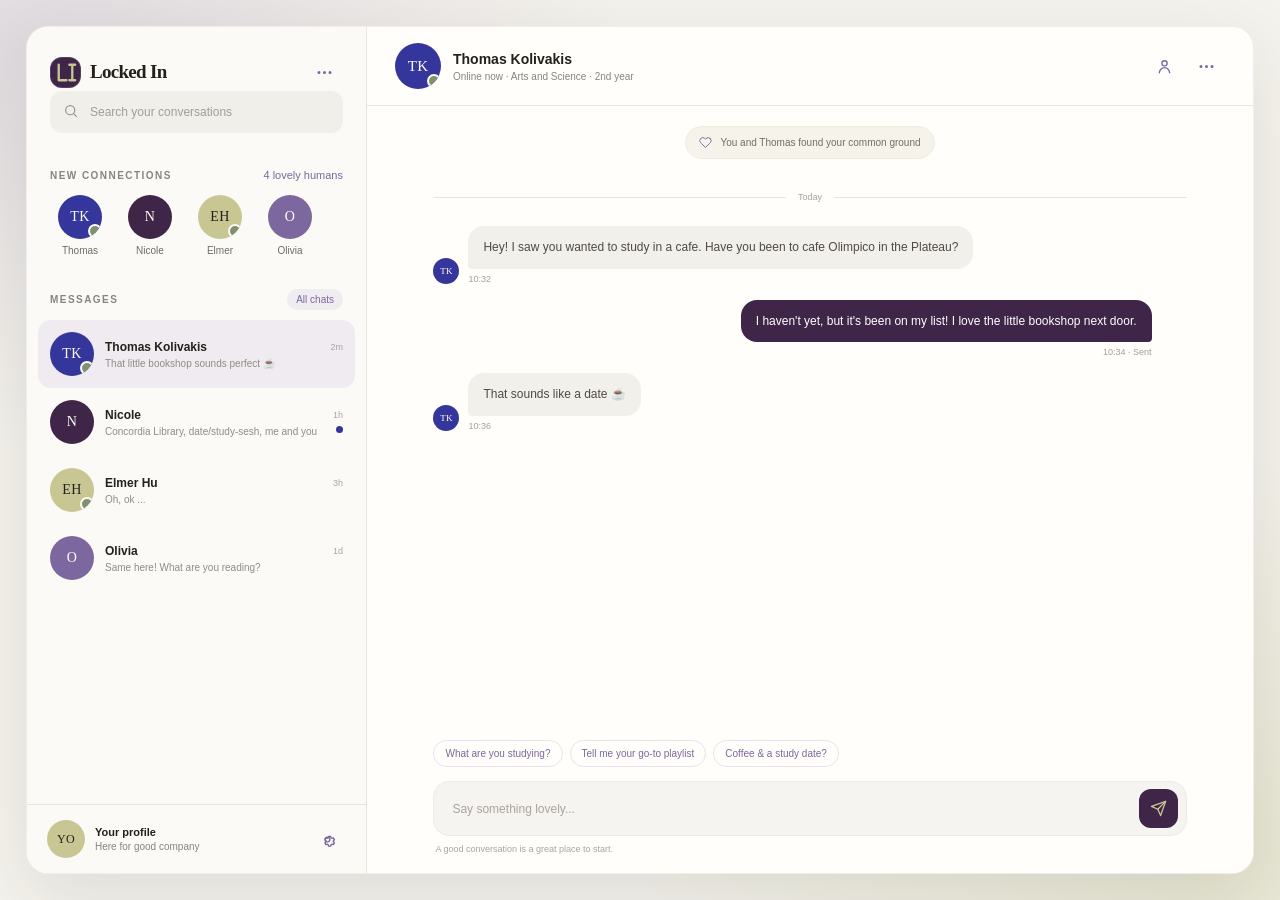
<file: index.html>
<!doctype html>
<html lang="en">
  <head>
    <meta charset="UTF-8" />
    <meta name="viewport" content="width=device-width, initial-scale=1.0" />
    <meta name="theme-color" content="#24201a" />
    <title>Locked In — Messages</title>
    <style>
      :root {
        color-scheme: light;
        --ink: #24201a;
        --plum: #3f2548;
        --indigo: #35369c;
        --lavender: #7c679e;
        --olive: #c8c793;
        --paper: #f5f3ed;
        --white: #fffefa;
        --muted: #89847f;
        --line: #e9e5dd;
        --green: #82916d;
        font-family: "Avenir Next", Avenir, "Segoe UI", sans-serif;
        font-synthesis: none;
        text-rendering: optimizeLegibility;
        -webkit-font-smoothing: antialiased;
      }

      * { box-sizing: border-box; }

      body {
        min-width: 320px;
        min-height: 100vh;
        margin: 0;
        padding: 26px;
        color: var(--ink);
        background:
          radial-gradient(ellipse at 2% 5%, rgba(124, 103, 158, .17), transparent 34%),
          radial-gradient(ellipse at 96% 95%, rgba(200, 199, 147, .3), transparent 34%),
          var(--paper);
      }

      button, input { font: inherit; }
      button { color: inherit; }

      .app {
        display: grid;
        grid-template-columns: 340px minmax(0, 1fr);
        width: min(1320px, 100%);
        height: min(850px, calc(100vh - 52px));
        min-height: 620px;
        margin: 0 auto;
        overflow: hidden;
        background: var(--white);
        border: 1px solid rgba(36, 32, 26, .07);
        border-radius: 22px;
        box-shadow: 0 24px 80px rgba(36, 32, 26, .11);
      }

      .sidebar {
        display: flex;
        min-height: 0;
        flex-direction: column;
        background: #fbfaf6;
        border-right: 1px solid var(--line);
      }

      .sidebar-top { padding: 26px 23px 18px; }
      .brand-row, .profile-row, .chat-row, .chat-heading, .match-heading, .composer, .chat-topbar {
        display: flex;
        align-items: center;
      }

      .brand-row { justify-content: space-between; }
      .brand {
        display: inline-flex;
        gap: 9px;
        align-items: center;
        color: var(--ink);
        font-family: Georgia, "Times New Roman", serif;
        font-size: 19px;
        font-weight: 700;
        letter-spacing: -.7px;
        text-decoration: none;
      }
      .brand-mark {
        display: grid;
        width: 31px;
        height: 31px;
        place-items: center;
        overflow: hidden;
        color: var(--olive);
        background: var(--plum);
        border-radius: 12px;
        box-shadow: inset 0 0 0 1px rgba(255,255,255,0.12);
      }
      .brand-mark svg { display: block; width: 100%; height: 100%; }
      .icon-button {
        display: grid;
        width: 38px;
        height: 38px;
        padding: 0;
        place-items: center;
        color: var(--lavender);
        background: transparent;
        border: 0;
        border-radius: 12px;
        cursor: pointer;
      }
      .icon-button:hover { color: var(--plum); background: #f0edf1; }
      .icon-button svg { width: 19px; height: 19px; }

      .intro { margin: 27px 0 20px; }
      .eyebrow {
        margin: 0 0 6px;
        color: var(--lavender);
        font-size: 10px;
        font-weight: 750;
        letter-spacing: 1.8px;
        text-transform: uppercase;
      }
      .intro h1 {
        margin: 0;
        font-family: Georgia, "Times New Roman", serif;
        font-size: 30px;
        font-weight: 500;
        letter-spacing: -.8px;
      }
      .intro p:last-child { margin: 7px 0 0; color: var(--muted); font-size: 12px; }

      .search-wrap { position: relative; }
      .search-wrap svg {
        position: absolute;
        top: 50%;
        left: 13px;
        width: 16px;
        height: 16px;
        color: #99938d;
        transform: translateY(-50%);
      }
      .search {
        width: 100%;
        height: 42px;
        padding: 0 13px 0 39px;
        color: var(--ink);
        background: #f1efe9;
        border: 1px solid transparent;
        border-radius: 12px;
        outline: none;
        font-size: 12px;
      }
      .search:focus { border-color: var(--lavender); box-shadow: 0 0 0 3px rgba(124, 103, 158, .12); }
      .search::placeholder { color: #a39d96; }

      .matches { padding: 18px 23px 15px; }
      .match-heading { justify-content: space-between; margin-bottom: 12px; }
      .section-label {
        margin: 0;
        color: var(--muted);
        font-size: 10px;
        font-weight: 750;
        letter-spacing: 1.45px;
        text-transform: uppercase;
      }
      .match-count { color: var(--lavender); font-size: 11px; }
      .match-list { display: flex; gap: 12px; overflow-x: auto; padding: 2px 1px 5px; scrollbar-width: none; }
      .match-list::-webkit-scrollbar { display: none; }
      .match-person {
        display: grid;
        flex: 0 0 58px;
        justify-items: center;
        gap: 6px;
        padding: 0;
        background: none;
        border: 0;
        cursor: pointer;
      }
      .match-person span:last-child {
        max-width: 58px;
        overflow: hidden;
        color: #716b66;
        font-size: 10px;
        text-overflow: ellipsis;
        white-space: nowrap;
      }
      .avatar {
        position: relative;
        display: grid;
        flex: 0 0 auto;
        width: 44px;
        height: 44px;
        place-items: center;
        overflow: hidden;
        color: var(--white);
        background: var(--plum);
        border-radius: 50%;
        font-family: Georgia, "Times New Roman", serif;
        font-size: 14px;
        letter-spacing: .3px;
      }
      .avatar.large { width: 46px; height: 46px; font-size: 15px; }
      .avatar.small { width: 38px; height: 38px; font-size: 12px; }
      .avatar::after {
        position: absolute;
        right: 0;
        bottom: 1px;
        width: 10px;
        height: 10px;
        background: var(--green);
        border: 2px solid #fbfaf6;
        border-radius: 50%;
        content: "";
      }
      .avatar.offline::after { display: none; }
      .tone-plum { background: var(--plum); }
      .tone-indigo { background: var(--indigo); }
      .tone-lavender { background: var(--lavender); }
      .tone-olive { color: var(--ink); background: var(--olive); }
      .match-person:hover .avatar { outline: 3px solid rgba(124, 103, 158, .22); outline-offset: 2px; }

      .inbox { display: flex; min-height: 0; flex: 1; flex-direction: column; }
      .inbox-heading { display: flex; align-items: center; justify-content: space-between; padding: 13px 23px 10px; }
      .filter-button {
        padding: 5px 9px;
        color: var(--lavender);
        background: #f0edf1;
        border: 0;
        border-radius: 20px;
        cursor: pointer;
        font-size: 10px;
      }
      .conversation-list { min-height: 0; overflow-y: auto; padding: 0 11px 15px; }
      .conversation {
        display: flex;
        width: 100%;
        gap: 11px;
        align-items: center;
        padding: 12px;
        text-align: left;
        background: transparent;
        border: 0;
        border-radius: 13px;
        cursor: pointer;
      }
      .conversation:hover { background: #f5f2ee; }
      .conversation.active { background: #efebf0; }
      .conversation-copy { min-width: 0; flex: 1; }
      .chat-row { justify-content: space-between; gap: 6px; }
      .chat-name { overflow: hidden; color: var(--ink); font-size: 12px; font-weight: 680; text-overflow: ellipsis; white-space: nowrap; }
      .chat-time { flex: 0 0 auto; color: #aaa39d; font-size: 9px; }
      .chat-preview { overflow: hidden; margin: 4px 0 0; color: #928b85; font-size: 10px; text-overflow: ellipsis; white-space: nowrap; }
      .unread-dot { width: 7px; height: 7px; flex: 0 0 auto; background: var(--indigo); border-radius: 50%; }
      .no-results { padding: 20px 12px; color: var(--muted); font-size: 12px; text-align: center; }

      .sidebar-footer { display: flex; align-items: center; gap: 10px; padding: 15px 20px; border-top: 1px solid var(--line); }
      .profile-copy { min-width: 0; flex: 1; }
      .profile-name { margin: 0; font-size: 11px; font-weight: 700; }
      .profile-note { margin: 3px 0 0; color: var(--muted); font-size: 10px; }

      .main { display: flex; min-width: 0; min-height: 0; flex-direction: column; background: var(--white); }
      .chat-topbar { min-height: 79px; justify-content: space-between; padding: 14px 28px; border-bottom: 1px solid var(--line); }
      .chat-heading { min-width: 0; gap: 12px; }
      .chat-heading-copy { min-width: 0; }
      .chat-heading h2 { overflow: hidden; margin: 0; font-size: 14px; font-weight: 700; text-overflow: ellipsis; white-space: nowrap; }
      .chat-heading p { margin: 4px 0 0; color: var(--muted); font-size: 10px; }
      .chat-actions { display: flex; gap: 4px; }
      .mobile-back { display: none; }

      .connection-note {
        display: flex;
        width: fit-content;
        max-width: calc(100% - 40px);
        align-items: center;
        gap: 8px;
        align-self: center;
        margin: 20px 0 7px;
        padding: 9px 13px;
        color: #756d62;
        background: #f5f3ea;
        border: 1px solid #efecdf;
        border-radius: 20px;
        font-size: 10px;
      }
      .connection-note svg { width: 13px; height: 13px; flex: 0 0 auto; color: var(--lavender); }
      .messages {
        display: flex;
        min-height: 0;
        flex: 1;
        flex-direction: column;
        gap: 16px;
        overflow-y: auto;
        padding: 18px 7.5% 26px;
        scrollbar-color: #d7d1dc transparent;
        scrollbar-width: thin;
      }
      .day-divider { display: flex; align-items: center; gap: 12px; margin: 8px 0; color: #aaa39c; font-size: 9px; }
      .day-divider::before, .day-divider::after { height: 1px; flex: 1; background: var(--line); content: ""; }
      .message { display: flex; max-width: 76%; gap: 9px; align-items: flex-end; align-self: flex-start; }
      .message.mine { align-self: flex-end; }
      .message-bubble {
        padding: 12px 15px;
        color: #514a44;
        background: #f2f0eb;
        border-radius: 16px 16px 16px 4px;
        font-size: 12px;
        line-height: 1.55;
        overflow-wrap: anywhere;
      }
      .message.mine .message-bubble { color: white; background: var(--plum); border-radius: 16px 16px 4px 16px; }
      .message-time { margin-top: 5px; color: #a49d96; font-size: 9px; }
      .message.mine .message-time { text-align: right; }
      .message-avatar { width: 26px; height: 26px; font-size: 9px; }
      .message-avatar::after { display: none; }
      .message-avatar-spacer { width: 26px; flex: 0 0 auto; }
      .typing { display: none; align-items: center; gap: 5px; align-self: flex-start; padding-left: 35px; color: var(--muted); font-size: 10px; }
      .typing.visible { display: flex; }
      .typing-dots { display: flex; gap: 3px; }
      .typing-dots i { width: 4px; height: 4px; background: var(--lavender); border-radius: 50%; animation: pulse 1s infinite alternate; }
      .typing-dots i:nth-child(2) { animation-delay: .2s; }
      .typing-dots i:nth-child(3) { animation-delay: .4s; }
      @keyframes pulse { to { opacity: .3; transform: translateY(-2px); } }

      .prompt-row { display: flex; flex-wrap: wrap; gap: 7px; padding: 0 7.5% 14px; }
      .prompt {
        padding: 7px 11px;
        color: var(--lavender);
        background: transparent;
        border: 1px solid #e8e2ec;
        border-radius: 20px;
        cursor: pointer;
        font-size: 10px;
        transition: background .15s, color .15s;
      }
      .prompt:hover { color: white; background: var(--lavender); }
      .composer-wrap { padding: 0 7.5% 19px; }
      .composer {
        min-height: 54px;
        gap: 8px;
        padding: 7px 8px 7px 16px;
        background: #f6f4f0;
        border: 1px solid #eeebe5;
        border-radius: 16px;
      }
      .composer:focus-within { border-color: #b7a9c5; box-shadow: 0 0 0 3px rgba(124, 103, 158, .09); }
      .composer input {
        min-width: 0;
        height: 36px;
        flex: 1;
        color: var(--ink);
        background: transparent;
        border: 0;
        outline: 0;
        font-size: 12px;
      }
      .composer input::placeholder { color: #aaa39c; }
      .send-button {
        display: grid;
        width: 39px;
        height: 39px;
        flex: 0 0 auto;
        place-items: center;
        color: var(--olive);
        background: var(--plum);
        border: 0;
        border-radius: 12px;
        cursor: pointer;
        transition: background .15s, transform .15s;
      }
      .send-button:hover { background: var(--indigo); transform: translateY(-1px); }
      .send-button svg { width: 17px; height: 17px; }
      .composer-hint { margin: 8px 2px 0; color: #aaa39c; font-size: 9px; }

      @media (max-width: 760px) {
        body { padding: 0; background: var(--white); }
        .app { display: block; width: 100%; height: 100dvh; min-height: 520px; border: 0; border-radius: 0; box-shadow: none; }
        .sidebar { width: 100%; height: 100%; border: 0; }
        .main { display: none; width: 100%; height: 100%; }
        .app.chat-open .sidebar { display: none; }
        .app.chat-open .main { display: flex; }
        .sidebar-top { padding-top: max(20px, env(safe-area-inset-top)); }
        .chat-topbar { min-height: 72px; padding: 12px 14px; }
        .mobile-back { display: grid; width: 34px; margin-left: -6px; }
        .chat-heading { gap: 8px; }
        .chat-heading-copy h2 { font-size: 13px; }
        .chat-actions .icon-button { width: 34px; }
        .messages { padding: 15px 16px 22px; }
        .message { max-width: 88%; }
        .prompt-row, .composer-wrap { padding-right: 16px; padding-left: 16px; }
        .composer-wrap { padding-bottom: max(14px, env(safe-area-inset-bottom)); }
      }

      @media (min-width: 761px) and (max-height: 700px) {
        body { padding: 14px; }
        .app { height: calc(100vh - 28px); min-height: 560px; }
        .sidebar-top { padding-top: 18px; }
        .intro { margin-top: 18px; }
        .matches { padding-top: 12px; padding-bottom: 10px; }
      }

      @media (prefers-reduced-motion: reduce) {
        *, *::before, *::after { scroll-behavior: auto !important; animation-duration: .01ms !important; animation-iteration-count: 1 !important; transition-duration: .01ms !important; }
      }
    </style>
  </head>
  <body>
    <div class="app" id="app">
      <aside class="sidebar" aria-label="Messages and matches">
        <div class="sidebar-top">
          <div class="brand-row">
            <a class="brand" href="#" aria-label="Locked In home">
              <span class="brand-mark" aria-hidden="true">
                <svg viewBox="0 0 32 32" fill="none" xmlns="http://www.w3.org/2000/svg">
                  <path d="M9 8v16h8M23 8v16M20 8h6M20 24h6" stroke="currentColor" stroke-width="2.4" stroke-linecap="round" stroke-linejoin="round"/>
                </svg>
              </span>
              Locked In
            </a>
            <button class="icon-button" aria-label="More options" title="More options">
              <svg viewBox="0 0 24 24" fill="none" stroke="currentColor" stroke-width="1.8" stroke-linecap="round"><circle cx="5" cy="12" r="1"/><circle cx="12" cy="12" r="1"/><circle cx="19" cy="12" r="1"/></svg>
            </button>
          </div>
          <label class="search-wrap">
            <svg viewBox="0 0 24 24" fill="none" stroke="currentColor" stroke-width="1.8" stroke-linecap="round"><circle cx="10.8" cy="10.8" r="6.8"/><path d="m16 16 4 4"/></svg>
            <input id="search" class="search" type="search" placeholder="Search your conversations" aria-label="Search conversations" />
          </label>
        </div>

        <section class="matches" aria-labelledby="matches-title">
          <div class="match-heading">
            <h2 class="section-label" id="matches-title">New connections</h2>
            <span class="match-count" id="match-count"></span>
          </div>
          <div class="match-list" id="match-list" aria-label="Your new matches"></div>
        </section>

        <section class="inbox" aria-labelledby="inbox-title">
          <div class="inbox-heading">
            <h2 class="section-label" id="inbox-title">Messages</h2>
            <button class="filter-button" id="filter-button" type="button" aria-pressed="false">All chats</button>
          </div>
          <div class="conversation-list" id="conversation-list"></div>
        </section>

        <div class="sidebar-footer">
          <span class="avatar small tone-olive offline" aria-hidden="true">YO</span>
          <div class="profile-copy">
            <p class="profile-name">Your profile</p>
            <p class="profile-note">Here for good company</p>
          </div>
          <button class="icon-button" aria-label="Profile settings" title="Profile settings">
            <svg viewBox="0 0 24 24" fill="none" stroke="currentColor" stroke-width="1.7" stroke-linecap="round" stroke-linejoin="round"><circle cx="12" cy="12" r="3"/><path d="m19.4 15 .1.1 1.3 1-1.4 2.4-1.6-.6a7.7 7.7 0 0 1-1.4.8l-.3 1.7h-2.8l-.3-1.7a7.7 7.7 0 0 1-1.4-.8l-1.6.6-1.4-2.4 1.3-1a7 7 0 0 1 0-1.7l-1.3-1 1.4-2.4 1.6.6a7.7 7.7 0 0 1 1.4-.8l.3-1.7h2.8l.3 1.7a7.7 7.7 0 0 1 1.4.8l1.6-.6 1.4 2.4-1.3 1a7 7 0 0 1 0 1.6Z"/></svg>
          </button>
        </div>
      </aside>

      <main class="main" aria-label="Conversation">
        <header class="chat-topbar">
          <div class="chat-heading">
            <button class="icon-button mobile-back" id="back-button" aria-label="Back to messages">
              <svg viewBox="0 0 24 24" fill="none" stroke="currentColor" stroke-width="1.8" stroke-linecap="round" stroke-linejoin="round"><path d="m15 18-6-6 6-6"/></svg>
            </button>
            <span class="avatar large tone-indigo offline" id="active-avatar" aria-hidden="true"></span>
            <div class="chat-heading-copy">
              <h2 id="active-name"></h2>
              <p id="active-subtitle"></p>
            </div>
          </div>
          <div class="chat-actions">
            <button class="icon-button" aria-label="View profile" title="View profile">
              <svg viewBox="0 0 24 24" fill="none" stroke="currentColor" stroke-width="1.7" stroke-linecap="round" stroke-linejoin="round"><circle cx="12" cy="8" r="3.3"/><path d="M5.5 20a6.5 6.5 0 0 1 13 0"/></svg>
            </button>
            <button class="icon-button" aria-label="More conversation options" title="More options">
              <svg viewBox="0 0 24 24" fill="none" stroke="currentColor" stroke-width="1.8" stroke-linecap="round"><circle cx="5" cy="12" r="1"/><circle cx="12" cy="12" r="1"/><circle cx="19" cy="12" r="1"/></svg>
            </button>
          </div>
        </header>

        <div class="connection-note" id="connection-note">
          <svg viewBox="0 0 24 24" fill="none" stroke="currentColor" stroke-width="1.7" stroke-linecap="round" stroke-linejoin="round"><path d="M20.8 4.6a5.5 5.5 0 0 0-7.8 0L12 5.7l-1.1-1.1a5.5 5.5 0 0 0-7.8 7.8l1.1 1.1L12 21l7.8-7.5 1.1-1.1a5.5 5.5 0 0 0-.1-7.8Z"/></svg>
          <span id="connection-copy"></span>
        </div>

        <section class="messages" id="messages" aria-label="Message history" aria-live="polite"></section>
        <div class="typing" id="typing" aria-label="Typing">
          <span id="typing-name"></span>
          <span class="typing-dots" aria-hidden="true"><i></i><i></i><i></i></span>
        </div>
        <div class="prompt-row" id="prompt-row" aria-label="Conversation starters">
          <button class="prompt" type="button">What are you studying?</button>
          <button class="prompt" type="button">Tell me your go-to playlist</button>
          <button class="prompt" type="button">Coffee &amp; a study date?</button>
        </div>
        <form class="composer-wrap" id="message-form">
          <div class="composer">
            <input id="message-input" type="text" placeholder="Say something lovely..." autocomplete="off" aria-label="Write a message" />
            <button class="send-button" type="submit" aria-label="Send message" title="Send message">
              <svg viewBox="0 0 24 24" fill="none" stroke="currentColor" stroke-width="1.8" stroke-linecap="round" stroke-linejoin="round"><path d="m22 2-7 20-4-9-9-4Z"/><path d="M22 2 11 13"/></svg>
            </button>
          </div>
          <p class="composer-hint">A good conversation is a great place to start.</p>
        </form>
      </main>
    </div>

    <script>
      const conversations = [
        {
          id: "thomas",
          name: "Thomas Kolivakis",
          initials: "TK",
          color: "tone-indigo",
          online: true,
          subject: "Arts and Science · 2nd year",
          preview: "That little bookshop sounds perfect ☕",
          time: "2m",
          unread: true,
          messages: [
            { text: "Hey! I saw you wanted to study in a cafe. Have you been to cafe Olimpico in the Plateau?", time: "10:32", mine: false },
            { text: "I haven't yet, but it's been on my list! I love the little bookshop next door.", time: "10:34", mine: true },
            { text: "That sounds like a date ☕", time: "10:36", mine: false }
          ]
        },
        {
          id: "l",
          name: "Nicole",
          initials: "N",
          color: "tone-plum",
          online: false,
          subject: "Pure and Applied · 2nd year",
          preview: "Concordia Library, date/study-sesh, me and you",
          time: "1h",
          unread: true,
          messages: [
            { text: "Important question: Knock Knock", time: "Yesterday", mine: false },
            { text: "Who's there?", time: "Yesterday", mine: true },
            { text: "Where, What", time: "Yesterday", mine: false },
            { text: "Where, What, Who?", time: "Yesterday", mine: true },
            { text: "Concordia Library, date/study-sesh, me and you", time: "Yesterday", mine: false }
          ]
        },
        {
          id: "elmer",
          name: "Elmer Hu",
          initials: "EH",
          color: "tone-olive",
          online: true,
          subject: "Pure and Applied · 1st year",
          preview: "Oh, ok ...",
          time: "3h",
          unread: false,
          messages: [
            { text: "Your profile says you love outside. What's your favourite spot?", time: "Yesterday", mine: false },
            { text: "Anywhere with u...", time: "Yesterday", mine: true },
            { text: "Oh, ok ...", time: "Yesterday", mine: false }
          ]
        },
        {
          id: "Olivia",
          name: "Olivia",
          initials: "O",
          color: "tone-lavender",
          online: false,
          subject: "Liberal Arts · 1st year",
          preview: "Same here! What are you reading?",
          time: "1d",
          unread: false,
          messages: [
            { text: "I could talk about novels for hours. Are you reading anything good right now?", time: "Monday", mine: false },
            { text: "Just started a little book of essays I found at a used book store.", time: "Monday", mine: true },
            { text: "Same here! What are you reading?", time: "Monday", mine: false }
          ]
        }
      ];

      const app = document.getElementById("app");
      const conversationList = document.getElementById("conversation-list");
      const matchList = document.getElementById("match-list");
      const messagesElement = document.getElementById("messages");
      const searchInput = document.getElementById("search");
      const filterButton = document.getElementById("filter-button");
      let activeId = conversations[0].id;
      let unreadOnly = false;

      function escapeHtml(value) {
        return value.replace(/[&<>"']/g, (character) => ({
          "&": "&amp;", "<": "&lt;", ">": "&gt;", '"': "&quot;", "'": "&#39;"
        })[character]);
      }

      function renderConnections() {
        document.getElementById("match-count").textContent = `${conversations.length} lovely humans`;
        matchList.innerHTML = conversations.map((person) => `
          <button class="match-person" type="button" data-conversation="${person.id}" aria-label="Message ${escapeHtml(person.name)}">
            <span class="avatar ${person.color} ${person.online ? "" : "offline"}">${escapeHtml(person.initials)}</span>
            <span>${escapeHtml(person.name.split(" ")[0])}</span>
          </button>
        `).join("");
      }

      function renderConversationList() {
        const query = searchInput.value.trim().toLowerCase();
        const visible = conversations.filter((person) => {
          const matchesQuery = `${person.name} ${person.subject} ${person.preview}`.toLowerCase().includes(query);
          return matchesQuery && (!unreadOnly || person.unread);
        });
        filterButton.textContent = unreadOnly ? "Unread" : "All chats";
        filterButton.setAttribute("aria-pressed", String(unreadOnly));
        if (!visible.length) {
          conversationList.innerHTML = `<p class="no-results">No chats found. Try another search.</p>`;
          return;
        }
        conversationList.innerHTML = visible.map((person) => `
          <button class="conversation ${person.id === activeId ? "active" : ""}" type="button" data-conversation="${person.id}" aria-current="${person.id === activeId ? "true" : "false"}">
            <span class="avatar ${person.color} ${person.online ? "" : "offline"}">${escapeHtml(person.initials)}</span>
            <span class="conversation-copy">
              <span class="chat-row"><span class="chat-name">${escapeHtml(person.name)}</span><span class="chat-time">${escapeHtml(person.time)}</span></span>
              <span class="chat-row"><span class="chat-preview">${escapeHtml(person.preview)}</span>${person.unread ? '<span class="unread-dot" aria-label="Unread"></span>' : ""}</span>
            </span>
          </button>
        `).join("");
      }

      function renderMessages(person) {
        messagesElement.innerHTML = `
          <div class="day-divider"><span>Today</span></div>
          ${person.messages.map((message) => `
            <article class="message ${message.mine ? "mine" : ""}">
              ${message.mine ? "" : `<span class="avatar message-avatar ${person.color} offline" aria-hidden="true">${escapeHtml(person.initials)}</span>`}
              <div>
                <div class="message-bubble">${escapeHtml(message.text)}</div>
                <div class="message-time">${escapeHtml(message.time)}${message.mine ? " · Sent" : ""}</div>
              </div>
              ${message.mine ? '<span class="message-avatar-spacer"></span>' : ""}
            </article>
          `).join("")}
        `;
        messagesElement.scrollTop = messagesElement.scrollHeight;
      }

      function selectConversation(id) {
        const person = conversations.find((entry) => entry.id === id);
        if (!person) return;
        activeId = id;
        person.unread = false;
        const avatar = document.getElementById("active-avatar");
        avatar.className = `avatar large ${person.color} ${person.online ? "" : "offline"}`;
        avatar.textContent = person.initials;
        document.getElementById("active-name").textContent = person.name;
        document.getElementById("active-subtitle").textContent = `${person.online ? "Online now · " : ""}${person.subject}`;
        document.getElementById("connection-copy").textContent = `You and ${person.name.split(" ")[0]} found your common ground`;
        document.getElementById("typing-name").textContent = `${person.name.split(" ")[0]} is typing`;
        renderMessages(person);
        renderConversationList();
        app.classList.add("chat-open");
      }

      document.addEventListener("click", (event) => {
        const button = event.target.closest("[data-conversation]");
        if (button) selectConversation(button.dataset.conversation);
      });

      searchInput.addEventListener("input", renderConversationList);
      filterButton.addEventListener("click", () => {
        unreadOnly = !unreadOnly;
        renderConversationList();
      });
      document.getElementById("back-button").addEventListener("click", () => app.classList.remove("chat-open"));

      document.getElementById("message-form").addEventListener("submit", (event) => {
        event.preventDefault();
        const input = document.getElementById("message-input");
        const text = input.value.trim();
        if (!text) return;
        const person = conversations.find((entry) => entry.id === activeId);
        const now = new Date();
        const time = now.toLocaleTimeString([], { hour: "2-digit", minute: "2-digit", hour12: false });
        person.messages.push({ text, time, mine: true });
        person.preview = text;
        person.time = "now";
        renderMessages(person);
        renderConversationList();
        input.value = "";
      });

      document.getElementById("prompt-row").addEventListener("click", (event) => {
        const prompt = event.target.closest(".prompt");
        if (!prompt) return;
        const input = document.getElementById("message-input");
        input.value = prompt.textContent;
        input.focus();
      });

      renderConnections();
      selectConversation(activeId);
    </script>
  </body>
</html>
</file>
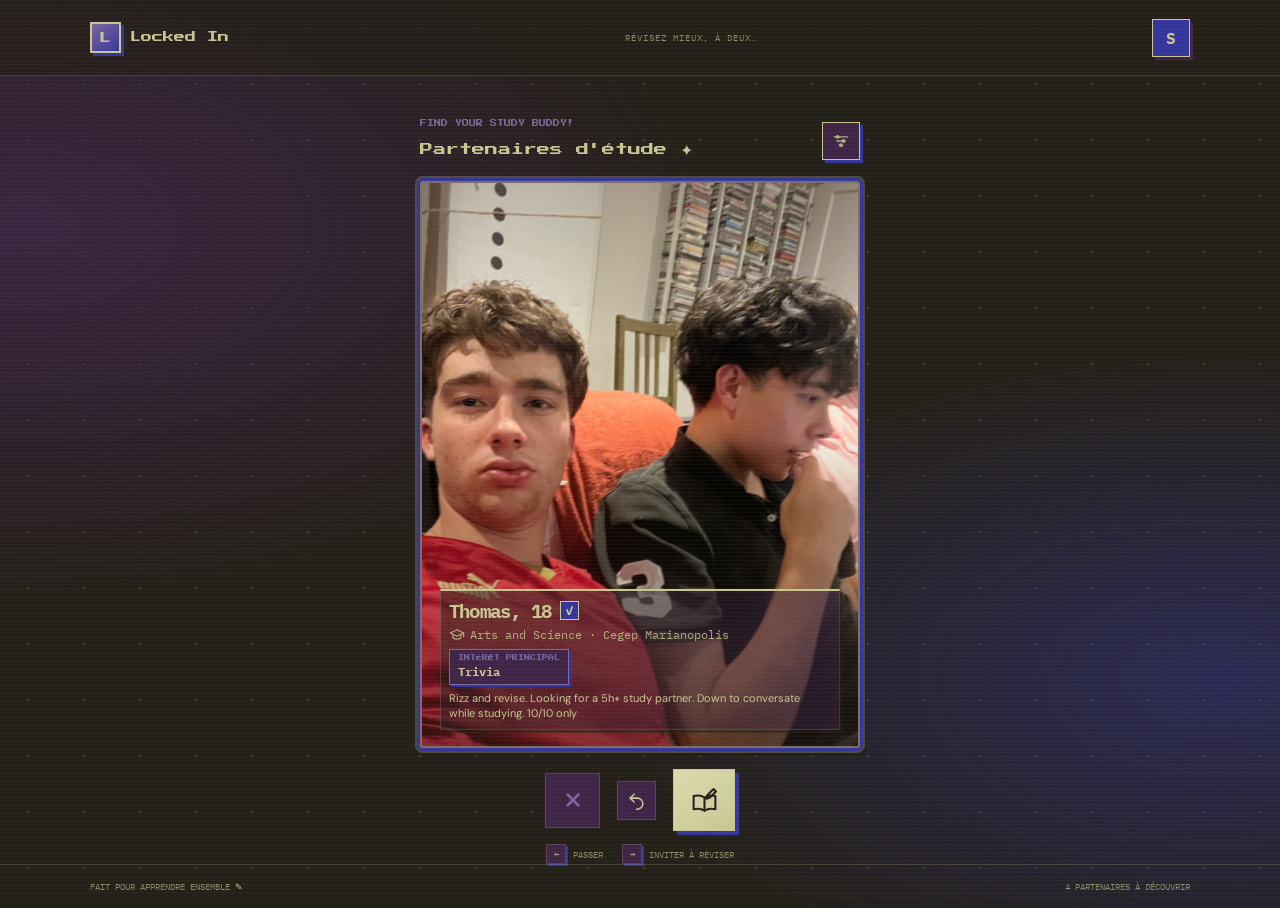
<file: matching_interface/index.html>
<!doctype html>
<html lang="fr">
  <head>
    <meta charset="utf-8">
    <meta name="viewport" content="width=device-width, initial-scale=1">
    <meta name="theme-color" content="#24201a">
    <meta name="description" content="Découvrez des profils et trouvez votre prochain partenaire d'étude.">
    <title>Locked In — Find your study buddy</title>
    <link rel="preconnect" href="https://images.unsplash.com">
    <link rel="stylesheet" href="styles.css">
    <script src="app.js" defer></script>
  </head>
  <body>
    <div class="app-shell">
      <header class="topbar">
        <a class="brand" href="#" aria-label="Locked In, accueil">
          <span class="brand-mark" aria-hidden="true">L</span>
          <span>Locked In</span>
        </a>
        <p class="topbar-note">Révisez mieux, à deux.</p>
        <button class="profile-button" type="button" aria-label="Votre profil">
          <span aria-hidden="true">S</span>
        </button>
      </header>

      <main>
        <section class="discovery" aria-labelledby="page-title">
          <div class="section-heading">
            <div>
              <p class="eyebrow">FIND YOUR STUDY BUDDY!</p>
              <h1 id="page-title">Partenaires d'étude <span aria-hidden="true">✦</span></h1>
            </div>
            <button class="filter-button" type="button" aria-label="Filtres">
              <svg viewBox="0 0 24 24" aria-hidden="true"><path d="M4 7h16M7 12h10m-7 5h4"/><circle cx="8" cy="7" r="1.5"/><circle cx="15" cy="12" r="1.5"/><circle cx="12" cy="17" r="1.5"/></svg>
            </button>
          </div>

          <div class="deck" id="deck" aria-live="polite" aria-label="Partenaires d'étude à découvrir">
            <article class="profile-card card-back card-back-two" aria-hidden="true"></article>
            <article class="profile-card card-back card-back-one" aria-hidden="true"></article>
            <article class="profile-card active-card" id="active-card" aria-label="Profil étudiant de Thomas Kolivakis, 18 ans">
              <div class="card-photo" id="card-photo">
                <div class="photo-shade"></div>
                <div class="swipe-stamp like-stamp" aria-hidden="true">ON RÉVISE ?</div>
                <div class="swipe-stamp nope-stamp" aria-hidden="true">PASSER</div>
                <div class="profile-info">
                  <div class="name-row">
                    <h2><span id="profile-name">Thomas Kolivakis,</span> <span id="profile-age">18</span></h2>
                    <span class="verified" aria-label="Profil vérifié">✓</span>
                  </div>
                  <p class="profile-program">
                    <svg viewBox="0 0 24 24" aria-hidden="true"><path d="m2 9 10-5 10 5-10 5L2 9Z"/><path d="M6 11v5c3.5 2.5 8.5 2.5 12 0v-5M22 9v6"/></svg>
                    <span id="profile-program">Sciences de la nature · Collège Ahuntsic</span>
                  </p>
                  <p class="main-interest"><span>INTÉRÊT PRINCIPAL</span><strong id="profile-interest">Physique et astronomie</strong></p>
                  <p class="profile-bio" id="profile-bio">J'aime comprendre comment les choses fonctionnent. Partant pour réviser en groupe et s'entraider avant les examens. 📚</p>
                </div>
              </div>
            </article>
            <div class="empty-state" id="empty-state" hidden>
              <span class="empty-sparkle" aria-hidden="true">✦</span>
              <h2>Vous avez tout vu !</h2>
              <p>Revenez bientôt pour découvrir de nouveaux partenaires d'étude.</p>
              <button class="reset-button" id="reset-button" type="button">Recommencer</button>
            </div>
          </div>

          <div class="actions" aria-label="Actions sur le profil">
            <button class="action-button nope-action" id="nope-button" type="button" aria-label="Passer" title="Passer">
              <svg viewBox="0 0 24 24" aria-hidden="true"><path d="m7 7 10 10M17 7 7 17"/></svg>
            </button>
            <button class="action-button undo-action" id="undo-button" type="button" aria-label="Annuler" title="Annuler">
              <svg viewBox="0 0 24 24" aria-hidden="true"><path d="M9 14 4 9l5-5"/><path d="M4 9h9a7 7 0 0 1 0 14h-1"/></svg>
            </button>
            <button class="action-button like-action" id="like-button" type="button" aria-label="Inviter à réviser" title="Inviter à réviser">
              <svg viewBox="0 0 24 24" aria-hidden="true"><path d="M12 9.5c-2.4-1.7-5.4-2.1-9-1.2v11c3.6-.9 6.6-.5 9 1.2m0-11c2.4-1.7 5.4-2.1 9-1.2v11c-3.6-.9-6.6-.5-9 1.2m0-11v11.2"/><path d="m14.5 7.5 5-5 2 2-5 5-3 1 1-3Z"/></svg>
            </button>
          </div>
          <p class="keyboard-hint"><kbd>←</kbd> passer <span>·</span> <kbd>→</kbd> inviter à réviser</p>
        </section>
      </main>
      <footer class="footer"><span>Fait pour apprendre ensemble <span class="footer-accent" aria-hidden="true">✎</span></span><span class="footer-count" id="profile-count">6 partenaires à découvrir</span></footer>
    </div>
    <div class="toast" id="toast" role="status" aria-live="polite"></div>
  </body>
</html>
</file>
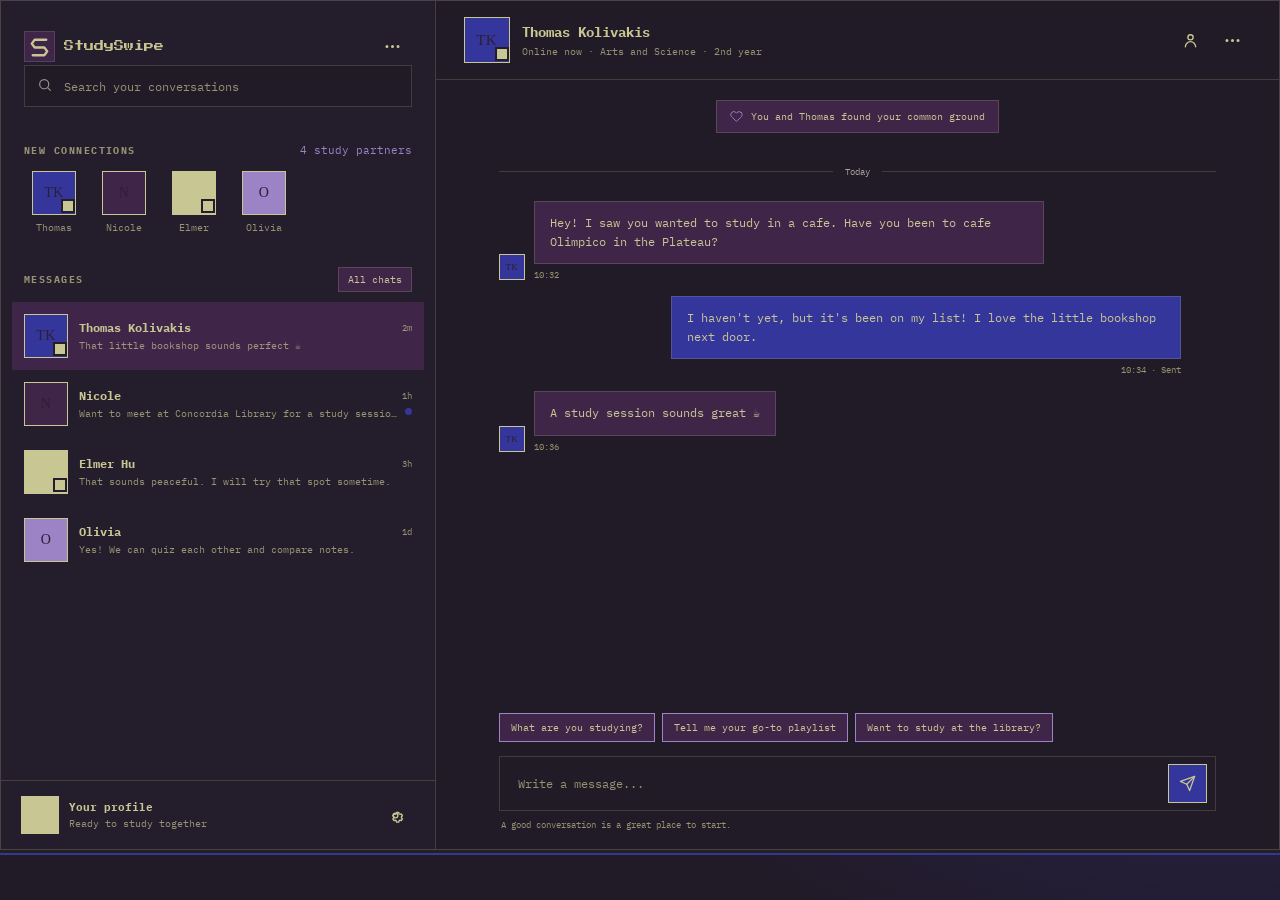
<file: website/chatting/index.html>
<!doctype html>
<html lang="en">
  <head>
    <meta charset="UTF-8" />
    <meta name="viewport" content="width=device-width, initial-scale=1.0" />
    <link rel="preconnect" href="https://fonts.googleapis.com">
    <link rel="preconnect" href="https://fonts.gstatic.com" crossorigin>
    <link href="https://fonts.googleapis.com/css2?family=IBM+Plex+Mono:wght@400;500;600;700&family=Press+Start+2P&display=swap" rel="stylesheet">
    <meta name="theme-color" content="#24201a" />
    <title>StudySwipe — Messages</title>
    <style>
      :root {
        color-scheme: light;
        --ink: #24201a;
        --plum: #3f2548;
        --indigo: #35369c;
        --lavender: #7c679e;
        --olive: #c8c793;
        --paper: #f5f3ed;
        --white: #fffefa;
        --muted: #89847f;
        --line: #e9e5dd;
        --green: #82916d;
        font-family: "Avenir Next", Avenir, "Segoe UI", sans-serif;
        font-synthesis: none;
        text-rendering: optimizeLegibility;
        -webkit-font-smoothing: antialiased;
      }

      * { box-sizing: border-box; }

      body {
        min-width: 320px;
        min-height: 100vh;
        margin: 0;
        padding: 26px;
        color: var(--ink);
        background:
          radial-gradient(ellipse at 2% 5%, rgba(124, 103, 158, .17), transparent 34%),
          radial-gradient(ellipse at 96% 95%, rgba(200, 199, 147, .3), transparent 34%),
          var(--paper);
      }

      button, input { font: inherit; }
      button { color: inherit; }

      .app {
        display: grid;
        grid-template-columns: 340px minmax(0, 1fr);
        width: min(1320px, 100%);
        height: min(850px, calc(100vh - 52px));
        min-height: 620px;
        margin: 0 auto;
        overflow: hidden;
        background: var(--white);
        border: 1px solid rgba(36, 32, 26, .07);
        border-radius: 22px;
        box-shadow: 0 24px 80px rgba(36, 32, 26, .11);
      }

      .sidebar {
        display: flex;
        min-height: 0;
        flex-direction: column;
        background: #fbfaf6;
        border-right: 1px solid var(--line);
      }

      .sidebar-top { padding: 26px 23px 18px; }
      .brand-row, .profile-row, .chat-row, .chat-heading, .match-heading, .composer, .chat-topbar {
        display: flex;
        align-items: center;
      }

      .brand-row { justify-content: space-between; }
      .brand {
        display: inline-flex;
        gap: 9px;
        align-items: center;
        color: var(--ink);
        font-family: Georgia, "Times New Roman", serif;
        font-size: 19px;
        font-weight: 700;
        letter-spacing: -.7px;
        text-decoration: none;
      }
      .brand-mark {
        display: grid;
        width: 31px;
        height: 31px;
        place-items: center;
        overflow: hidden;
        color: var(--olive);
        background: var(--plum);
        border-radius: 12px;
        box-shadow: inset 0 0 0 1px rgba(255,255,255,0.12);
      }
      .brand-mark svg { display: block; width: 100%; height: 100%; }
      .icon-button {
        display: grid;
        width: 38px;
        height: 38px;
        padding: 0;
        place-items: center;
        color: var(--lavender);
        background: transparent;
        border: 0;
        border-radius: 12px;
        cursor: pointer;
      }
      .icon-button:hover { color: var(--plum); background: #f0edf1; }
      .icon-button svg { width: 19px; height: 19px; }

      .intro { margin: 27px 0 20px; }
      .eyebrow {
        margin: 0 0 6px;
        color: var(--lavender);
        font-size: 10px;
        font-weight: 750;
        letter-spacing: 1.8px;
        text-transform: uppercase;
      }
      .intro h1 {
        margin: 0;
        font-family: Georgia, "Times New Roman", serif;
        font-size: 30px;
        font-weight: 500;
        letter-spacing: -.8px;
      }
      .intro p:last-child { margin: 7px 0 0; color: var(--muted); font-size: 12px; }

      .search-wrap { position: relative; }
      .search-wrap svg {
        position: absolute;
        top: 50%;
        left: 13px;
        width: 16px;
        height: 16px;
        color: #99938d;
        transform: translateY(-50%);
      }
      .search {
        width: 100%;
        height: 42px;
        padding: 0 13px 0 39px;
        color: var(--ink);
        background: #f1efe9;
        border: 1px solid transparent;
        border-radius: 12px;
        outline: none;
        font-size: 12px;
      }
      .search:focus { border-color: var(--lavender); box-shadow: 0 0 0 3px rgba(124, 103, 158, .12); }
      .search::placeholder { color: #a39d96; }

      .matches { padding: 18px 23px 15px; }
      .match-heading { justify-content: space-between; margin-bottom: 12px; }
      .section-label {
        margin: 0;
        color: var(--muted);
        font-size: 10px;
        font-weight: 750;
        letter-spacing: 1.45px;
        text-transform: uppercase;
      }
      .match-count { color: var(--lavender); font-size: 11px; }
      .match-list { display: flex; gap: 12px; overflow-x: auto; padding: 2px 1px 5px; scrollbar-width: none; }
      .match-list::-webkit-scrollbar { display: none; }
      .match-person {
        display: grid;
        flex: 0 0 58px;
        justify-items: center;
        gap: 6px;
        padding: 0;
        background: none;
        border: 0;
        cursor: pointer;
      }
      .match-person span:last-child {
        max-width: 58px;
        overflow: hidden;
        color: #716b66;
        font-size: 10px;
        text-overflow: ellipsis;
        white-space: nowrap;
      }
      .avatar {
        position: relative;
        display: grid;
        flex: 0 0 auto;
        width: 44px;
        height: 44px;
        place-items: center;
        overflow: hidden;
        color: var(--white);
        background: var(--plum);
        border-radius: 50%;
        font-family: Georgia, "Times New Roman", serif;
        font-size: 14px;
        letter-spacing: .3px;
      }
      .avatar.large { width: 46px; height: 46px; font-size: 15px; }
      .avatar.small { width: 38px; height: 38px; font-size: 12px; }
      .avatar::after {
        position: absolute;
        right: 0;
        bottom: 1px;
        width: 10px;
        height: 10px;
        background: var(--green);
        border: 2px solid #fbfaf6;
        border-radius: 50%;
        content: "";
      }
      .avatar.offline::after { display: none; }
      .tone-plum { background: var(--plum); }
      .tone-indigo { background: var(--indigo); }
      .tone-lavender { background: var(--lavender); }
      .tone-olive { color: var(--ink); background: var(--olive); }
      .match-person:hover .avatar { outline: 3px solid rgba(124, 103, 158, .22); outline-offset: 2px; }

      .inbox { display: flex; min-height: 0; flex: 1; flex-direction: column; }
      .inbox-heading { display: flex; align-items: center; justify-content: space-between; padding: 13px 23px 10px; }
      .filter-button {
        padding: 5px 9px;
        color: var(--lavender);
        background: #f0edf1;
        border: 0;
        border-radius: 20px;
        cursor: pointer;
        font-size: 10px;
      }
      .conversation-list { min-height: 0; overflow-y: auto; padding: 0 11px 15px; }
      .conversation {
        display: flex;
        width: 100%;
        gap: 11px;
        align-items: center;
        padding: 12px;
        text-align: left;
        background: transparent;
        border: 0;
        border-radius: 13px;
        cursor: pointer;
      }
      .conversation:hover { background: #f5f2ee; }
      .conversation.active { background: #efebf0; }
      .conversation-copy { min-width: 0; flex: 1; }
      .chat-row { justify-content: space-between; gap: 6px; }
      .chat-name { overflow: hidden; color: var(--ink); font-size: 12px; font-weight: 680; text-overflow: ellipsis; white-space: nowrap; }
      .chat-time { flex: 0 0 auto; color: #aaa39d; font-size: 9px; }
      .chat-preview { overflow: hidden; margin: 4px 0 0; color: #928b85; font-size: 10px; text-overflow: ellipsis; white-space: nowrap; }
      .unread-dot { width: 7px; height: 7px; flex: 0 0 auto; background: var(--indigo); border-radius: 50%; }
      .no-results { padding: 20px 12px; color: var(--muted); font-size: 12px; text-align: center; }

      .sidebar-footer { display: flex; align-items: center; gap: 10px; padding: 15px 20px; border-top: 1px solid var(--line); }
      .profile-copy { min-width: 0; flex: 1; }
      .profile-name { margin: 0; font-size: 11px; font-weight: 700; }
      .profile-note { margin: 3px 0 0; color: var(--muted); font-size: 10px; }

      .main { display: flex; min-width: 0; min-height: 0; flex-direction: column; background: var(--white); }
      .chat-topbar { min-height: 79px; justify-content: space-between; padding: 14px 28px; border-bottom: 1px solid var(--line); }
      .chat-heading { min-width: 0; gap: 12px; }
      .chat-heading-copy { min-width: 0; }
      .chat-heading h2 { overflow: hidden; margin: 0; font-size: 14px; font-weight: 700; text-overflow: ellipsis; white-space: nowrap; }
      .chat-heading p { margin: 4px 0 0; color: var(--muted); font-size: 10px; }
      .chat-actions { display: flex; gap: 4px; }
      .mobile-back { display: none; }

      .connection-note {
        display: flex;
        width: fit-content;
        max-width: calc(100% - 40px);
        align-items: center;
        gap: 8px;
        align-self: center;
        margin: 20px 0 7px;
        padding: 9px 13px;
        color: #756d62;
        background: #f5f3ea;
        border: 1px solid #efecdf;
        border-radius: 20px;
        font-size: 10px;
      }
      .connection-note svg { width: 13px; height: 13px; flex: 0 0 auto; color: var(--lavender); }
      .messages {
        display: flex;
        min-height: 0;
        flex: 1;
        flex-direction: column;
        gap: 16px;
        overflow-y: auto;
        padding: 18px 7.5% 26px;
        scrollbar-color: #d7d1dc transparent;
        scrollbar-width: thin;
      }
      .day-divider { display: flex; align-items: center; gap: 12px; margin: 8px 0; color: #aaa39c; font-size: 9px; }
      .day-divider::before, .day-divider::after { height: 1px; flex: 1; background: var(--line); content: ""; }
      .message { display: flex; max-width: 76%; gap: 9px; align-items: flex-end; align-self: flex-start; }
      .message.mine { align-self: flex-end; }
      .message-bubble {
        padding: 12px 15px;
        color: #514a44;
        background: #f2f0eb;
        border-radius: 16px 16px 16px 4px;
        font-size: 12px;
        line-height: 1.55;
        overflow-wrap: anywhere;
      }
      .message.mine .message-bubble { color: white; background: var(--plum); border-radius: 16px 16px 4px 16px; }
      .message-time { margin-top: 5px; color: #a49d96; font-size: 9px; }
      .message.mine .message-time { text-align: right; }
      .message-avatar { width: 26px; height: 26px; font-size: 9px; }
      .message-avatar::after { display: none; }
      .message-avatar-spacer { width: 26px; flex: 0 0 auto; }
      .typing { display: none; align-items: center; gap: 5px; align-self: flex-start; padding-left: 35px; color: var(--muted); font-size: 10px; }
      .typing.visible { display: flex; }
      .typing-dots { display: flex; gap: 3px; }
      .typing-dots i { width: 4px; height: 4px; background: var(--lavender); border-radius: 50%; animation: pulse 1s infinite alternate; }
      .typing-dots i:nth-child(2) { animation-delay: .2s; }
      .typing-dots i:nth-child(3) { animation-delay: .4s; }
      @keyframes pulse { to { opacity: .3; transform: translateY(-2px); } }

      .prompt-row { display: flex; flex-wrap: wrap; gap: 7px; padding: 0 7.5% 14px; }
      .prompt {
        padding: 7px 11px;
        color: var(--lavender);
        background: transparent;
        border: 1px solid #e8e2ec;
        border-radius: 20px;
        cursor: pointer;
        font-size: 10px;
        transition: background .15s, color .15s;
      }
      .prompt:hover { color: white; background: var(--lavender); }
      .composer-wrap { padding: 0 7.5% 19px; }
      .composer {
        min-height: 54px;
        gap: 8px;
        padding: 7px 8px 7px 16px;
        background: #f6f4f0;
        border: 1px solid #eeebe5;
        border-radius: 16px;
      }
      .composer:focus-within { border-color: #b7a9c5; box-shadow: 0 0 0 3px rgba(124, 103, 158, .09); }
      .composer input {
        min-width: 0;
        height: 36px;
        flex: 1;
        color: var(--ink);
        background: transparent;
        border: 0;
        outline: 0;
        font-size: 12px;
      }
      .composer input::placeholder { color: #aaa39c; }
      .send-button {
        display: grid;
        width: 39px;
        height: 39px;
        flex: 0 0 auto;
        place-items: center;
        color: var(--olive);
        background: var(--plum);
        border: 0;
        border-radius: 12px;
        cursor: pointer;
        transition: background .15s, transform .15s;
      }
      .send-button:hover { background: var(--indigo); transform: translateY(-1px); }
      .send-button svg { width: 17px; height: 17px; }
      .composer-hint { margin: 8px 2px 0; color: #aaa39c; font-size: 9px; }

      @media (max-width: 760px) {
        body { padding: 0; background: var(--white); }
        .app { display: block; width: 100%; height: 100dvh; min-height: 520px; border: 0; border-radius: 0; box-shadow: none; }
        .sidebar { width: 100%; height: 100%; border: 0; }
        .main { display: none; width: 100%; height: 100%; }
        .app.chat-open .sidebar { display: none; }
        .app.chat-open .main { display: flex; }
        .sidebar-top { padding-top: max(20px, env(safe-area-inset-top)); }
        .chat-topbar { min-height: 72px; padding: 12px 14px; }
        .mobile-back { display: grid; width: 34px; margin-left: -6px; }
        .chat-heading { gap: 8px; }
        .chat-heading-copy h2 { font-size: 13px; }
        .chat-actions .icon-button { width: 34px; }
        .messages { padding: 15px 16px 22px; }
        .message { max-width: 88%; }
        .prompt-row, .composer-wrap { padding-right: 16px; padding-left: 16px; }
        .composer-wrap { padding-bottom: max(14px, env(safe-area-inset-bottom)); }
      }

      @media (min-width: 761px) and (max-height: 700px) {
        body { padding: 14px; }
        .app { height: calc(100vh - 28px); min-height: 560px; }
        .sidebar-top { padding-top: 18px; }
        .intro { margin-top: 18px; }
        .matches { padding-top: 12px; padding-bottom: 10px; }
      }

      @media (prefers-reduced-motion: reduce) {
        *, *::before, *::after { scroll-behavior: auto !important; animation-duration: .01ms !important; animation-iteration-count: 1 !important; transition-duration: .01ms !important; }
      }
      /* StudySwipe palette and pixel details, adapted from the main website. */
      :root {
        color-scheme: dark;
        --ink: #c8c793;
        --plum: #3f2548;
        --indigo: #35369c;
        --lavender: #9b83c6;
        --olive: #c8c793;
        --paper: #211a27;
        --white: #2b2033;
        --muted: rgba(200, 199, 147, .7);
        --line: rgba(200, 199, 147, .2);
        --green: #c8c793;
        font-family: "IBM Plex Mono", monospace;
      }
      body { padding: 0; color: var(--ink); background: radial-gradient(ellipse at 2% 25%, rgba(63, 37, 72, .72), transparent 38%), radial-gradient(ellipse at 95% 75%, rgba(53, 54, 156, .34), transparent 34%), #211a27; }
      .app { width: 100%; height: min(850px, 100vh); min-height: 640px; border: 1px solid var(--line); border-radius: 0; background: var(--white); box-shadow: 0 0 0 3px #24201a, 0 0 0 5px var(--indigo); grid-template-columns: minmax(235px, 34%) minmax(0, 1fr); }
      .sidebar { background: #241d2b; border-right-color: var(--line); }
      .main { background: #211a27; }
      .brand, .intro h1, .chat-heading h2, .chat-name, .profile-name { color: var(--ink); }
      .brand { font-family: "Press Start 2P", monospace; font-size: 10px; letter-spacing: 0; }
      .brand-mark, .send-button { border-radius: 0; }
      .intro h1 { font: 10px/1.9 "Press Start 2P", monospace; letter-spacing: 0; }
      .eyebrow, .section-label, .chat-heading p, .profile-note, .chat-preview, .chat-time, .message-time, .composer-hint, .no-results, .intro p:last-child, .match-person span:last-child { color: var(--muted); }
      .search, .composer { color: var(--ink); background: #211a27; border: 1px solid var(--line); border-radius: 0; }
      .search::placeholder, .composer input::placeholder { color: var(--muted); }
      .conversation:hover, .conversation.active, .filter-button, .prompt { color: var(--ink); background: var(--plum); border-color: var(--lavender); border-radius: 0; }
      .conversation { border-radius: 0; }
      .message-bubble { color: var(--ink); background: #3f2548; border: 1px solid var(--line); border-radius: 0; font-family: "IBM Plex Mono", monospace; }
      .message.mine .message-bubble { color: var(--ink); background: var(--indigo); border-radius: 0; }
      .connection-note { color: var(--ink); background: #3f2548; border: 1px solid var(--line); border-radius: 0; }
      .prompt { border-radius: 0; }
      .avatar { border: 1px solid var(--olive); border-radius: 0; }
      .avatar::after { border-radius: 0; border-color: #241d2b; }
      .icon-button { color: var(--ink); border-radius: 0; }
      .icon-button:hover, .prompt:hover { color: var(--ink); background: var(--indigo); }
      .filter-button { border: 1px solid var(--line); }
      .composer:focus-within { border-color: var(--olive); box-shadow: 0 0 0 2px var(--indigo); }
      .send-button { color: var(--ink); background: var(--indigo); border: 1px solid var(--olive); }
      .typing-dots span { background: var(--lavender); }
      @media (max-width: 760px) { body { background: #211a27; } .app { width: 100%; height: 100dvh; min-height: 520px; border: 0; box-shadow: none; } }
    </style>
  </head>
  <body>
    <div class="app" id="app">
      <aside class="sidebar" aria-label="Messages and matches">
        <div class="sidebar-top">
          <div class="brand-row">
            <a class="brand" href="#" aria-label="StudySwipe home">
              <span class="brand-mark" aria-hidden="true">
                <svg viewBox="0 0 32 32" fill="none" xmlns="http://www.w3.org/2000/svg">
                  <path d="M23 9H11l-3 4 3 4h10l3 4-3 4H9" stroke="currentColor" stroke-width="2.4" stroke-linecap="round" stroke-linejoin="round"/>
                </svg>
              </span>
              StudySwipe
            </a>
            <button class="icon-button" aria-label="More options" title="More options">
              <svg viewBox="0 0 24 24" fill="none" stroke="currentColor" stroke-width="1.8" stroke-linecap="round"><circle cx="5" cy="12" r="1"/><circle cx="12" cy="12" r="1"/><circle cx="19" cy="12" r="1"/></svg>
            </button>
          </div>
          <label class="search-wrap">
            <svg viewBox="0 0 24 24" fill="none" stroke="currentColor" stroke-width="1.8" stroke-linecap="round"><circle cx="10.8" cy="10.8" r="6.8"/><path d="m16 16 4 4"/></svg>
            <input id="search" class="search" type="search" placeholder="Search your conversations" aria-label="Search conversations" />
          </label>
        </div>

        <section class="matches" aria-labelledby="matches-title">
          <div class="match-heading">
            <h2 class="section-label" id="matches-title">New connections</h2>
            <span class="match-count" id="match-count"></span>
          </div>
          <div class="match-list" id="match-list" aria-label="Your new matches"></div>
        </section>

        <section class="inbox" aria-labelledby="inbox-title">
          <div class="inbox-heading">
            <h2 class="section-label" id="inbox-title">Messages</h2>
            <button class="filter-button" id="filter-button" type="button" aria-pressed="false">All chats</button>
          </div>
          <div class="conversation-list" id="conversation-list"></div>
        </section>

        <div class="sidebar-footer">
          <span class="avatar small tone-olive offline" aria-hidden="true">ME</span>
          <div class="profile-copy">
            <p class="profile-name">Your profile</p>
            <p class="profile-note">Ready to study together</p>
          </div>
          <button class="icon-button" aria-label="Profile settings" title="Profile settings">
            <svg viewBox="0 0 24 24" fill="none" stroke="currentColor" stroke-width="1.7" stroke-linecap="round" stroke-linejoin="round"><circle cx="12" cy="12" r="3"/><path d="m19.4 15 .1.1 1.3 1-1.4 2.4-1.6-.6a7.7 7.7 0 0 1-1.4.8l-.3 1.7h-2.8l-.3-1.7a7.7 7.7 0 0 1-1.4-.8l-1.6.6-1.4-2.4 1.3-1a7 7 0 0 1 0-1.7l-1.3-1 1.4-2.4 1.6.6a7.7 7.7 0 0 1 1.4-.8l.3-1.7h2.8l.3 1.7a7.7 7.7 0 0 1 1.4.8l1.6-.6 1.4 2.4-1.3 1a7 7 0 0 1 0 1.6Z"/></svg>
          </button>
        </div>
      </aside>

      <main class="main" aria-label="Conversation">
        <header class="chat-topbar">
          <div class="chat-heading">
            <button class="icon-button mobile-back" id="back-button" aria-label="Back to messages">
              <svg viewBox="0 0 24 24" fill="none" stroke="currentColor" stroke-width="1.8" stroke-linecap="round" stroke-linejoin="round"><path d="m15 18-6-6 6-6"/></svg>
            </button>
            <span class="avatar large tone-indigo offline" id="active-avatar" aria-hidden="true"></span>
            <div class="chat-heading-copy">
              <h2 id="active-name"></h2>
              <p id="active-subtitle"></p>
            </div>
          </div>
          <div class="chat-actions">
            <button class="icon-button" aria-label="View profile" title="View profile">
              <svg viewBox="0 0 24 24" fill="none" stroke="currentColor" stroke-width="1.7" stroke-linecap="round" stroke-linejoin="round"><circle cx="12" cy="8" r="3.3"/><path d="M5.5 20a6.5 6.5 0 0 1 13 0"/></svg>
            </button>
            <button class="icon-button" aria-label="More conversation options" title="More options">
              <svg viewBox="0 0 24 24" fill="none" stroke="currentColor" stroke-width="1.8" stroke-linecap="round"><circle cx="5" cy="12" r="1"/><circle cx="12" cy="12" r="1"/><circle cx="19" cy="12" r="1"/></svg>
            </button>
          </div>
        </header>

        <div class="connection-note" id="connection-note">
          <svg viewBox="0 0 24 24" fill="none" stroke="currentColor" stroke-width="1.7" stroke-linecap="round" stroke-linejoin="round"><path d="M20.8 4.6a5.5 5.5 0 0 0-7.8 0L12 5.7l-1.1-1.1a5.5 5.5 0 0 0-7.8 7.8l1.1 1.1L12 21l7.8-7.5 1.1-1.1a5.5 5.5 0 0 0-.1-7.8Z"/></svg>
          <span id="connection-copy"></span>
        </div>

        <section class="messages" id="messages" aria-label="Message history" aria-live="polite"></section>
        <div class="typing" id="typing" aria-label="Typing">
          <span id="typing-name"></span>
          <span class="typing-dots" aria-hidden="true"><i></i><i></i><i></i></span>
        </div>
        <div class="prompt-row" id="prompt-row" aria-label="Conversation starters">
          <button class="prompt" type="button">What are you studying?</button>
          <button class="prompt" type="button">Tell me your go-to playlist</button>
          <button class="prompt" type="button">Want to study at the library?</button>
        </div>
        <form class="composer-wrap" id="message-form">
          <div class="composer">
            <input id="message-input" type="text" placeholder="Write a message..." autocomplete="off" aria-label="Write a message" />
            <button class="send-button" type="submit" aria-label="Send message" title="Send message">
              <svg viewBox="0 0 24 24" fill="none" stroke="currentColor" stroke-width="1.8" stroke-linecap="round" stroke-linejoin="round"><path d="m22 2-7 20-4-9-9-4Z"/><path d="M22 2 11 13"/></svg>
            </button>
          </div>
          <p class="composer-hint">A good conversation is a great place to start.</p>
        </form>
      </main>
    </div>

    <script>
      const conversations = [
        {
          id: "thomas",
          name: "Thomas Kolivakis",
          initials: "TK",
          color: "tone-indigo",
          online: true,
          subject: "Arts and Science · 2nd year",
          preview: "That little bookshop sounds perfect ☕",
          time: "2m",
          unread: true,
          messages: [
            { text: "Hey! I saw you wanted to study in a cafe. Have you been to cafe Olimpico in the Plateau?", time: "10:32", mine: false },
            { text: "I haven't yet, but it's been on my list! I love the little bookshop next door.", time: "10:34", mine: true },
            { text: "A study session sounds great ☕", time: "10:36", mine: false }
          ]
        },
        {
          id: "l",
          name: "Nicole",
          initials: "N",
          color: "tone-plum",
          online: false,
          subject: "Pure and Applied · 2nd year",
          preview: "Want to meet at Concordia Library for a study session?",
          time: "1h",
          unread: true,
          messages: [
            { text: "What do you think about studying at Concordia Library this week?", time: "Yesterday", mine: false },
            { text: "That works for me. Which day are you free?", time: "Yesterday", mine: true },
            { text: "How about Thursday afternoon?", time: "Yesterday", mine: false },
            { text: "How about Thursday afternoon?, Who?", time: "Yesterday", mine: true },
            { text: "Want to meet at Concordia Library for a study session?", time: "Yesterday", mine: false }
          ]
        },
        {
          id: "elmer",
          name: "Elmer Hu",
          initials: "EH",
          color: "tone-olive",
          online: true,
          subject: "Pure and Applied · 1st year",
          preview: "That sounds peaceful. I will try that spot sometime.",
          time: "3h",
          unread: false,
          messages: [
            { text: "Your profile says you enjoy the outdoors. What is your favorite place to study?", time: "Yesterday", mine: false },
            { text: "Probably the library by a window. It is quiet and bright.", time: "Yesterday", mine: true },
            { text: "That sounds peaceful. I will try that spot sometime.", time: "Yesterday", mine: false }
          ]
        },
        {
          id: "Olivia",
          name: "Olivia",
          initials: "O",
          color: "tone-lavender",
          online: false,
          subject: "Liberal Arts · 1st year",
          preview: "Yes! We can quiz each other and compare notes.",
          time: "1d",
          unread: false,
          messages: [
            { text: "I have a biology exam coming up. What are you studying?", time: "Monday", mine: false },
            { text: "I am reviewing calculus this week. Want to study together?", time: "Monday", mine: true },
            { text: "Yes! We can quiz each other and compare notes.", time: "Monday", mine: false }
          ]
        }
      ];

      const app = document.getElementById("app");
      const conversationList = document.getElementById("conversation-list");
      const matchList = document.getElementById("match-list");
      const messagesElement = document.getElementById("messages");
      const searchInput = document.getElementById("search");
      const filterButton = document.getElementById("filter-button");
      let activeId = conversations[0].id;
      let unreadOnly = false;

      function escapeHtml(value) {
        return value.replace(/[&<>"']/g, (character) => ({
          "&": "&amp;", "<": "&lt;", ">": "&gt;", '"': "&quot;", "'": "&#39;"
        })[character]);
      }

      function renderConnections() {
        document.getElementById("match-count").textContent = `${conversations.length} study partners`;
        matchList.innerHTML = conversations.map((person) => `
          <button class="match-person" type="button" data-conversation="${person.id}" aria-label="Message ${escapeHtml(person.name)}">
            <span class="avatar ${person.color} ${person.online ? "" : "offline"}">${escapeHtml(person.initials)}</span>
            <span>${escapeHtml(person.name.split(" ")[0])}</span>
          </button>
        `).join("");
      }

      function renderConversationList() {
        const query = searchInput.value.trim().toLowerCase();
        const visible = conversations.filter((person) => {
          const matchesQuery = `${person.name} ${person.subject} ${person.preview}`.toLowerCase().includes(query);
          return matchesQuery && (!unreadOnly || person.unread);
        });
        filterButton.textContent = unreadOnly ? "Unread" : "All chats";
        filterButton.setAttribute("aria-pressed", String(unreadOnly));
        if (!visible.length) {
          conversationList.innerHTML = `<p class="no-results">No chats found. Try another search.</p>`;
          return;
        }
        conversationList.innerHTML = visible.map((person) => `
          <button class="conversation ${person.id === activeId ? "active" : ""}" type="button" data-conversation="${person.id}" aria-current="${person.id === activeId ? "true" : "false"}">
            <span class="avatar ${person.color} ${person.online ? "" : "offline"}">${escapeHtml(person.initials)}</span>
            <span class="conversation-copy">
              <span class="chat-row"><span class="chat-name">${escapeHtml(person.name)}</span><span class="chat-time">${escapeHtml(person.time)}</span></span>
              <span class="chat-row"><span class="chat-preview">${escapeHtml(person.preview)}</span>${person.unread ? '<span class="unread-dot" aria-label="Unread"></span>' : ""}</span>
            </span>
          </button>
        `).join("");
      }

      function renderMessages(person) {
        messagesElement.innerHTML = `
          <div class="day-divider"><span>Today</span></div>
          ${person.messages.map((message) => `
            <article class="message ${message.mine ? "mine" : ""}">
              ${message.mine ? "" : `<span class="avatar message-avatar ${person.color} offline" aria-hidden="true">${escapeHtml(person.initials)}</span>`}
              <div>
                <div class="message-bubble">${escapeHtml(message.text)}</div>
                <div class="message-time">${escapeHtml(message.time)}${message.mine ? " · Sent" : ""}</div>
              </div>
              ${message.mine ? '<span class="message-avatar-spacer"></span>' : ""}
            </article>
          `).join("")}
        `;
        messagesElement.scrollTop = messagesElement.scrollHeight;
      }

      function selectConversation(id) {
        const person = conversations.find((entry) => entry.id === id);
        if (!person) return;
        activeId = id;
        person.unread = false;
        const avatar = document.getElementById("active-avatar");
        avatar.className = `avatar large ${person.color} ${person.online ? "" : "offline"}`;
        avatar.textContent = person.initials;
        document.getElementById("active-name").textContent = person.name;
        document.getElementById("active-subtitle").textContent = `${person.online ? "Online now · " : ""}${person.subject}`;
        document.getElementById("connection-copy").textContent = `You and ${person.name.split(" ")[0]} found your common ground`;
        document.getElementById("typing-name").textContent = `${person.name.split(" ")[0]} is typing`;
        renderMessages(person);
        renderConversationList();
        app.classList.add("chat-open");
      }

      document.addEventListener("click", (event) => {
        const button = event.target.closest("[data-conversation]");
        if (button) selectConversation(button.dataset.conversation);
      });

      searchInput.addEventListener("input", renderConversationList);
      filterButton.addEventListener("click", () => {
        unreadOnly = !unreadOnly;
        renderConversationList();
      });
      document.getElementById("back-button").addEventListener("click", () => app.classList.remove("chat-open"));

      document.getElementById("message-form").addEventListener("submit", (event) => {
        event.preventDefault();
        const input = document.getElementById("message-input");
        const text = input.value.trim();
        if (!text) return;
        const person = conversations.find((entry) => entry.id === activeId);
        const now = new Date();
        const time = now.toLocaleTimeString([], { hour: "2-digit", minute: "2-digit", hour12: false });
        person.messages.push({ text, time, mine: true });
        person.preview = text;
        person.time = "now";
        renderMessages(person);
        renderConversationList();
        input.value = "";
      });

      document.getElementById("prompt-row").addEventListener("click", (event) => {
        const prompt = event.target.closest(".prompt");
        if (!prompt) return;
        const input = document.getElementById("message-input");
        input.value = prompt.textContent;
        input.focus();
      });

      function openStudyChat(profile) {
        if (!profile || typeof profile.name !== "string" || !profile.name.trim()) return;
        const name = profile.name.trim();
        const normalizedName = name.toLowerCase();
        let person = conversations.find((entry) => {
          const existingName = entry.name.toLowerCase();
          return existingName === normalizedName || existingName.startsWith(`${normalizedName} `);
        });

        if (!person) {
          const slug = normalizedName.replace(/[^a-z0-9]+/g, "-").replace(/^-|-$/g, "") || "study-partner";
          const initials = name.split(/\s+/).slice(0, 2).map((part) => part[0]).join("").toUpperCase();
          person = {
            id: `invite-${slug}`,
            name,
            initials,
            color: "tone-indigo",
            online: false,
            subject: profile.program || "Study partner",
            preview: "New study invite — say hello!",
            time: "now",
            unread: false,
            messages: [],
          };
          conversations.unshift(person);
        }

        person.unread = false;
        person.time = "now";
        renderConnections();
        selectConversation(person.id);
        const input = document.getElementById("message-input");
        input.value = `Hey ${person.name.split(" ")[0]}! Want to study together?`;
        input.focus();
      }

      window.addEventListener("message", (event) => {
        if (event.source !== window.parent) return;
        if (event.data?.type === "studyswipe:ping") {
          window.parent.postMessage({ type: "studyswipe:chat-ready" }, "*");
          return;
        }
        if (event.data?.type === "studyswipe:open-study-chat") openStudyChat(event.data.profile);
      });

      renderConnections();
      selectConversation(activeId);
      window.parent.postMessage({ type: "studyswipe:chat-ready" }, "*");
    </script>
  </body>
</html>
</file>
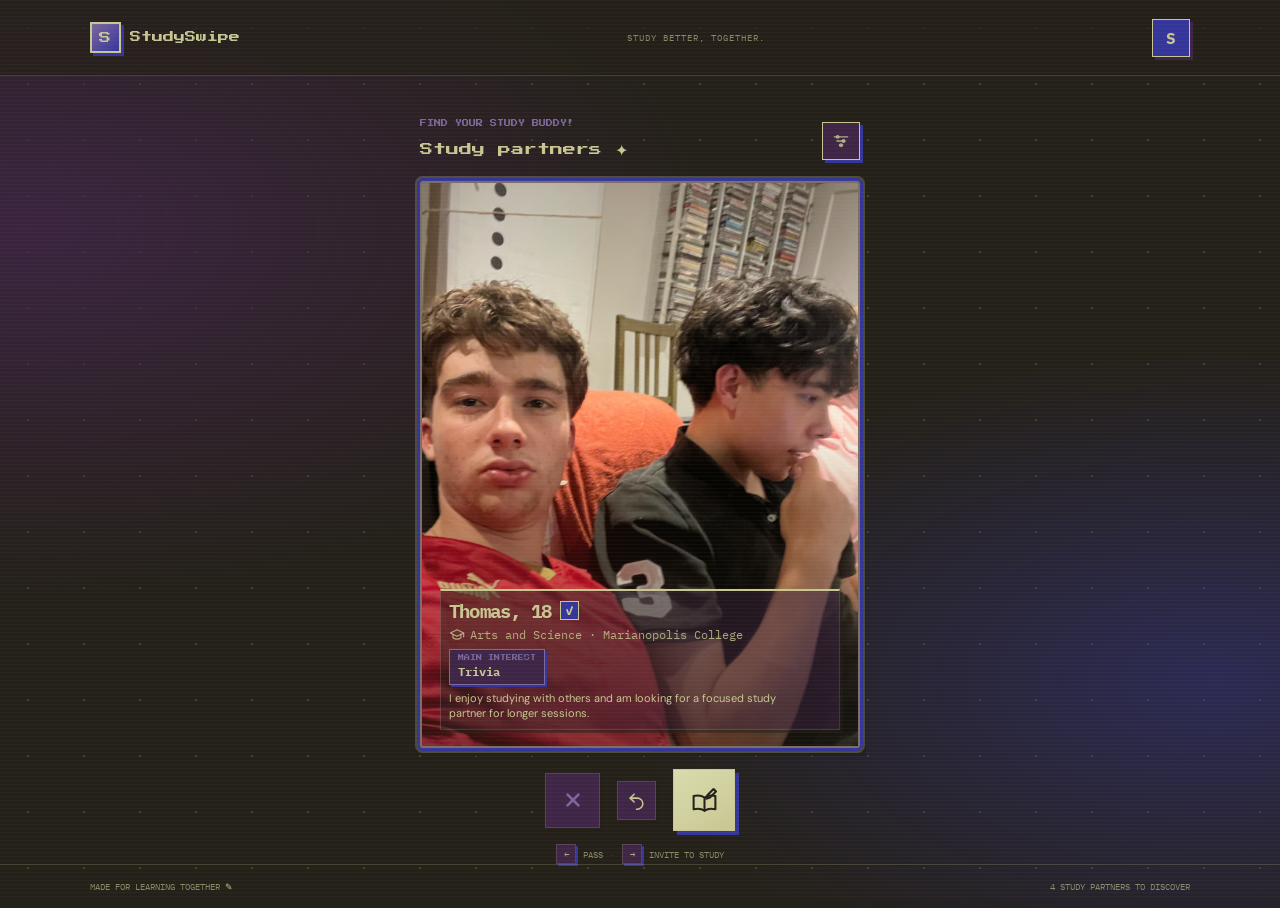
<file: website/matching_interface/index.html>
<!doctype html>
<html lang="en">
  <head>
    <meta charset="utf-8">
    <meta name="viewport" content="width=device-width, initial-scale=1">
    <meta name="theme-color" content="#24201a">
    <meta name="description" content="Discover students and find your next study partner.">
    <title>StudySwipe — Find study partners</title>
    <link rel="preconnect" href="https://images.unsplash.com">
    <link rel="stylesheet" href="styles.css">
    <script src="app.js" defer></script>
  </head>
  <body>
    <div class="app-shell">
      <header class="topbar">
        <a class="brand" href="#" aria-label="StudySwipe home">
          <span class="brand-mark" aria-hidden="true">S</span>
          <span>StudySwipe</span>
        </a>
        <p class="topbar-note">Study better, together.</p>
        <button class="profile-button" type="button" aria-label="Open your profile">
          <span aria-hidden="true">S</span>
        </button>
      </header>

      <main>
        <section class="discovery" aria-labelledby="page-title">
          <div class="section-heading">
            <div>
              <p class="eyebrow">FIND YOUR STUDY BUDDY!</p>
              <h1 id="page-title">Study partners <span aria-hidden="true">✦</span></h1>
            </div>
            <button class="filter-button" type="button" aria-label="Filters">
              <svg viewBox="0 0 24 24" aria-hidden="true"><path d="M4 7h16M7 12h10m-7 5h4"/><circle cx="8" cy="7" r="1.5"/><circle cx="15" cy="12" r="1.5"/><circle cx="12" cy="17" r="1.5"/></svg>
            </button>
          </div>

          <div class="deck" id="deck" aria-live="polite" aria-label="Study partners to explore">
            <article class="profile-card card-back card-back-two" aria-hidden="true"></article>
            <article class="profile-card card-back card-back-one" aria-hidden="true"></article>
            <article class="profile-card active-card" id="active-card" aria-label="Student profile for Thomas Kolivakis, age 18">
              <div class="card-photo" id="card-photo">
                <div class="photo-shade"></div>
                <div class="swipe-stamp like-stamp" aria-hidden="true">STUDY TOGETHER?</div>
                <div class="swipe-stamp nope-stamp" aria-hidden="true">PASS</div>
                <div class="profile-info">
                  <div class="name-row">
                    <h2><span id="profile-name">Thomas Kolivakis,</span> <span id="profile-age">18</span></h2>
                    <span class="verified" aria-label="Verified profile">✓</span>
                  </div>
                  <p class="profile-program">
                    <svg viewBox="0 0 24 24" aria-hidden="true"><path d="m2 9 10-5 10 5-10 5L2 9Z"/><path d="M6 11v5c3.5 2.5 8.5 2.5 12 0v-5M22 9v6"/></svg>
                    <span id="profile-program">Natural Sciences · Ahuntsic College</span>
                  </p>
                  <p class="main-interest"><span>MAIN INTEREST</span><strong id="profile-interest">Physics and astronomy</strong></p>
                  <p class="profile-bio" id="profile-bio">I enjoy understanding how things work. Looking for a study group where we can help each other prepare for exams. 📚</p>
                </div>
              </div>
            </article>
            <div class="empty-state" id="empty-state" hidden>
              <span class="empty-sparkle" aria-hidden="true">✦</span>
              <h2>You have seen everyone!</h2>
              <p>Check back soon to meet new study partners.</p>
              <button class="reset-button" id="reset-button" type="button">Start over</button>
            </div>
          </div>

          <div class="actions" aria-label="Profile actions">
            <button class="action-button nope-action" id="nope-button" type="button" aria-label="Pass" title="Pass">
              <svg viewBox="0 0 24 24" aria-hidden="true"><path d="m7 7 10 10M17 7 7 17"/></svg>
            </button>
            <button class="action-button undo-action" id="undo-button" type="button" aria-label="Undo" title="Undo">
              <svg viewBox="0 0 24 24" aria-hidden="true"><path d="M9 14 4 9l5-5"/><path d="M4 9h9a7 7 0 0 1 0 14h-1"/></svg>
            </button>
            <button class="action-button like-action" id="like-button" type="button" aria-label="Invite to study" title="Invite to study">
              <svg viewBox="0 0 24 24" aria-hidden="true"><path d="M12 9.5c-2.4-1.7-5.4-2.1-9-1.2v11c3.6-.9 6.6-.5 9 1.2m0-11c2.4-1.7 5.4-2.1 9-1.2v11c-3.6-.9-6.6-.5-9 1.2m0-11v11.2"/><path d="m14.5 7.5 5-5 2 2-5 5-3 1 1-3Z"/></svg>
            </button>
          </div>
          <p class="keyboard-hint"><kbd>←</kbd> pass <span>·</span> <kbd>→</kbd> invite to study</p>
        </section>
      </main>
      <footer class="footer"><span>Made for learning together <span class="footer-accent" aria-hidden="true">✎</span></span><span class="footer-count" id="profile-count">4 study partners to discover</span></footer>
    </div>
    <div class="toast" id="toast" role="status" aria-live="polite"></div>
  </body>
</html>
</file>
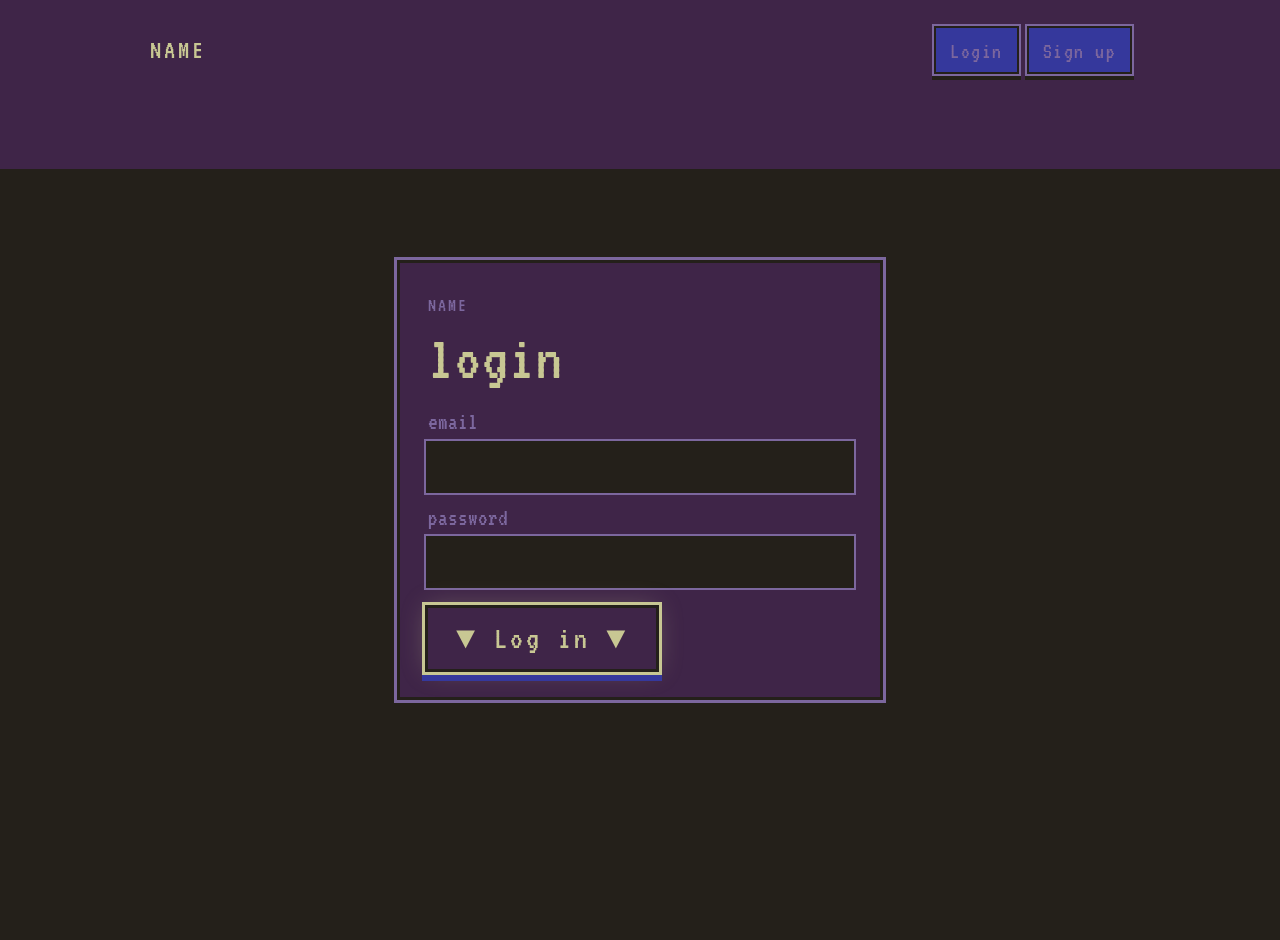
<file: login.html>
<!DOCTYPE html>
<html lang="en">
<head>
  <meta charset="UTF-8">
  <meta name="viewport" content="width=device-width, initial-scale=1">
  <title>Login</title>
  <link rel="preconnect" href="https://fonts.googleapis.com">
  <link rel="preconnect" href="https://fonts.gstatic.com" crossorigin>
  <link href="https://fonts.googleapis.com/css2?family=VT323&display=swap" rel="stylesheet">
  <link rel="stylesheet" href="css/site.css">
</head>
<body>
  <div class="page">
    <header class="top">
      <a class="logo" href="index.html">NAME</a>
      <nav class="nav">
        <a href="login.html">Login</a>
        <a href="signup.html">Sign up</a>
      </nav>
    </header>

    <main class="center">
      <section class="card form-card">
        <p class="eyebrow">NAME</p>
        <h1>login</h1>
        <form onsubmit="return false;">
          <label>
            email
            <input type="email" name="email" required>
          </label>
          <label>
            password
            <input type="password" name="password" required>
          </label>
          <button class="pill" type="submit">▼ Log in ▼</button>
        </form>
      </section>
    </main>
  </div>
</body>
</html>
</file>
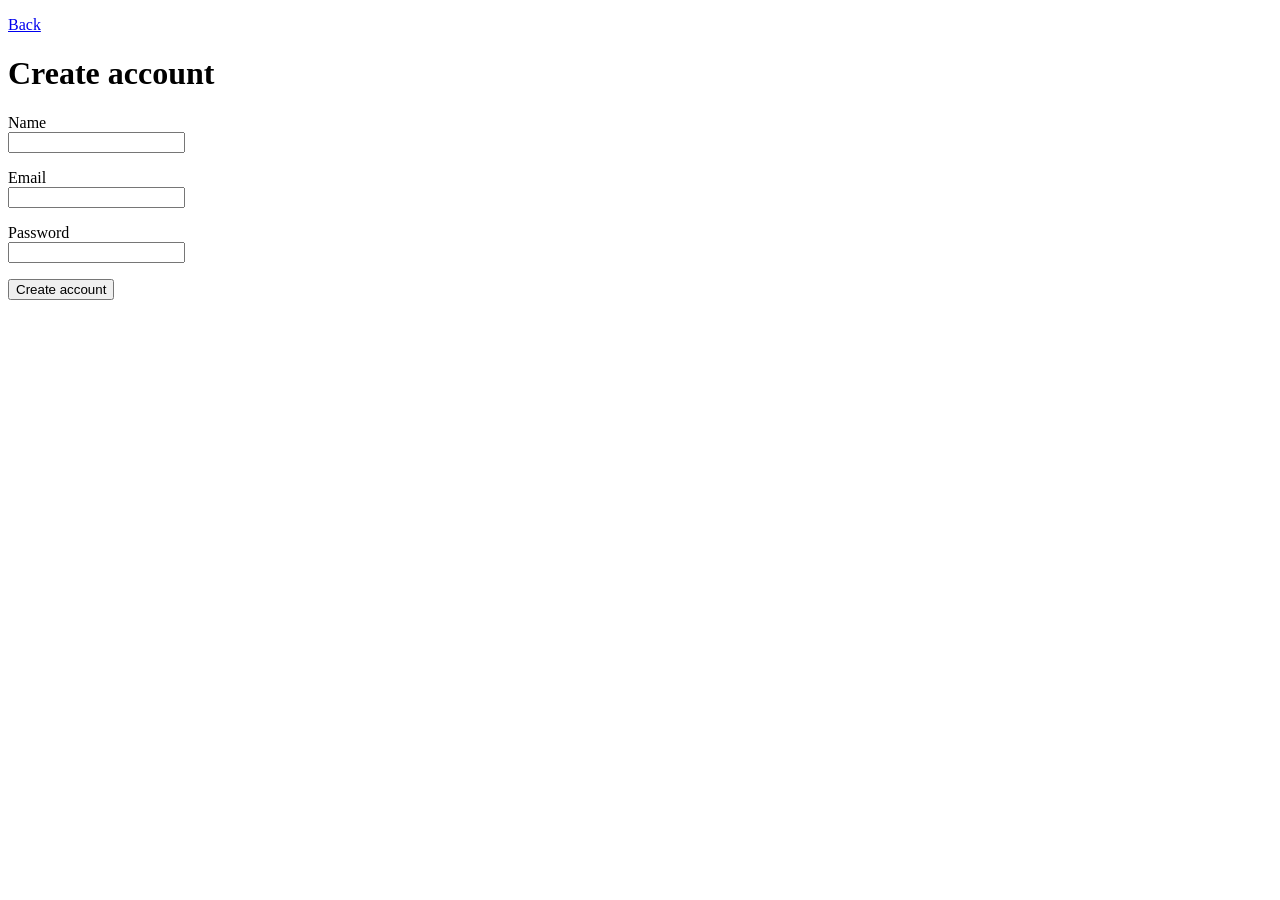
<file: signup.html>
<!DOCTYPE html>
<html lang="en">
<head>
  <meta charset="UTF-8">
  <title>Create account</title>
</head>
<body>
  <p><a href="index.html">Back</a></p>
  <h1>Create account</h1>
  <form action="account.html" method="post">
    <p><label>Name<br><input type="text" name="name" required></label></p>
    <p><label>Email<br><input type="email" name="email" required></label></p>
    <p><label>Password<br><input type="password" name="password" required></label></p>
    <button type="submit">Create account</button>
  </form>
</body>
</html>
</file>
<file: matching_interface/styles.css>
@import url('https://fonts.googleapis.com/css2?family=DM+Sans:wght@400;500;600;700&family=IBM+Plex+Mono:wght@400;500;600;700&family=Press+Start+2P&display=swap');

:root {
  font-family: "IBM Plex Mono", monospace;
  /* Palette */
  --ink: #24201a;       /* near-black */
  --plum: #3f2548;      /* deep plum */
  --indigo: #35369c;    /* indigo */
  --lavender: #7c679e;  /* dusty lavender */
  --sage: #c8c793;      /* pale sage */
  /* Derived */
  --text: var(--sage);
  --muted: rgba(200, 199, 147, .82);
  --faint: rgba(200, 199, 147, .62);
  --surface: var(--plum);
  --line: rgba(200, 199, 147, .18);
  color: var(--text);
  background: var(--ink);
  color-scheme: dark;
  font-synthesis: none;
  text-rendering: optimizeLegibility;
}

* { box-sizing: border-box; }

body {
  min-width: 320px;
  min-height: 100vh;
  margin: 0;
  background:
    radial-gradient(ellipse at 2% 25%, rgba(63, 37, 72, .85), transparent 38%),
    radial-gradient(ellipse at 95% 75%, rgba(53, 54, 156, .45), transparent 34%),
    radial-gradient(circle, rgba(200, 199, 147, .18) 1px, transparent 1.5px),
    var(--ink);
  background-size: auto, auto, 56px 56px, auto;
}

body::before {
  position: fixed;
  z-index: 20;
  inset: 0;
  background: repeating-linear-gradient(to bottom, rgba(200, 199, 147, .045) 0 1px, transparent 1px 4px);
  content: "";
  pointer-events: none;
}

button { font: inherit; }

.app-shell {
  position: relative;
  z-index: 1;
  display: flex;
  min-height: 100vh;
  flex-direction: column;
}

.topbar {
  height: 76px;
  padding: 0 clamp(22px, 7vw, 104px);
  display: flex;
  align-items: center;
  justify-content: space-between;
  border-bottom: 1px solid var(--line);
  background: rgba(36, 32, 26, .72);
}

.brand {
  display: inline-flex;
  gap: 9px;
  align-items: center;
  color: var(--text);
  font-family: "Press Start 2P", monospace;
  font-size: 11px;
  font-weight: 400;
  letter-spacing: 0;
  text-decoration: none;
}

.brand-mark {
  display: grid;
  width: 31px;
  height: 31px;
  place-items: center;
  border: 2px solid var(--sage);
  border-radius: 0;
  background: linear-gradient(140deg, var(--lavender), var(--indigo));
  color: var(--text);
  box-shadow: 3px 3px 0 var(--indigo);
  font-family: "Press Start 2P", monospace;
  font-size: 12px;
  letter-spacing: 0;
}

.topbar-note { margin: 0; color: var(--faint); font-size: 9px; letter-spacing: 1px; text-transform: uppercase; }

.profile-button {
  width: 38px;
  height: 38px;
  border: 1px solid var(--sage);
  border-radius: 0;
  background: var(--indigo);
  color: var(--sage);
  font-weight: 700;
  box-shadow: 3px 3px 0 var(--plum);
  cursor: pointer;
}

main { flex: 1; }

.discovery { width: min(100% - 32px, 440px); margin: 28px auto 0; }

.section-heading {
  display: flex;
  align-items: center;
  justify-content: space-between;
  margin-bottom: 17px;
}

.eyebrow {
  margin: 0 0 5px;
  color: var(--lavender);
  font-family: "Press Start 2P", monospace;
  font-size: 7px;
  font-weight: 700;
  letter-spacing: 0;
  line-height: 1.8;
}

h1 {
  margin: 0;
  font-family: "Press Start 2P", monospace;
  font-size: 13px;
  font-weight: 400;
  letter-spacing: 0;
  line-height: 1.8;
}

h1 span { color: var(--sage); font-family: "IBM Plex Mono", monospace; font-size: 16px; }

.filter-button {
  display: grid;
  width: 38px;
  height: 38px;
  place-items: center;
  border: 1px solid var(--sage);
  border-radius: 0;
  background: var(--surface);
  color: var(--muted);
  box-shadow: 3px 3px 0 var(--indigo);
  cursor: pointer;
}

.filter-button svg { width: 20px; fill: none; stroke: currentColor; stroke-width: 1.6; stroke-linecap: round; }

.deck {
  position: relative;
  width: 100%;
  height: min(61vh, 570px);
  min-height: 405px;
  touch-action: pan-y;
}

.profile-card {
  position: absolute;
  inset: 0;
  overflow: hidden;
  border: 2px solid rgba(200, 199, 147, .45);
  border-radius: 3px;
  background: var(--plum);
  box-shadow: 0 0 0 3px var(--indigo), 0 0 0 5px rgba(200, 199, 147, .25), 6px 8px 0 rgba(36, 32, 26, .8);
}

.card-back { box-shadow: 0 0 0 2px var(--lavender), 4px 5px 0 rgba(36, 32, 26, .7); }
.card-back-one { inset: 7px 7px -7px; opacity: .7; transform: scale(.97); }
.card-back-two { inset: 14px 14px -14px; opacity: .4; transform: scale(.94); }

.active-card {
  z-index: 2;
  user-select: none;
  cursor: grab;
  will-change: transform;
}

.active-card:active { cursor: grabbing; }

.card-photo {
  position: absolute;
  inset: 0;
  background-color: var(--lavender);
  background-image: url("https://images.unsplash.com/photo-1534528741775-53994a69daeb?auto=format&fit=crop&w=1000&q=85");
  background-position: center 38%;
  background-size: cover;
  transition: background-image .2s ease;
}

.photo-shade {
  position: absolute;
  inset: 0;
  background: linear-gradient(180deg, rgba(36, 32, 26, .2) 0%, transparent 28%, transparent 44%, rgba(36, 32, 26, .55) 100%);
  pointer-events: none;
}

.profile-info { position: absolute; right: 18px; bottom: 16px; left: 18px; padding: 8px; border: 1px solid var(--line); border-top: 2px solid var(--sage); background: linear-gradient(110deg, rgba(36, 32, 26, .52), rgba(63, 37, 72, .48)); box-shadow: 3px 3px 0 rgba(36, 32, 26, .55); color: var(--text); }
.name-row { display: flex; align-items: center; gap: 9px; }
.name-row h2 { margin: 0; font-family: "IBM Plex Mono", monospace; font-size: 19px; font-weight: 700; letter-spacing: -.8px; }
.verified { display: grid; width: 19px; height: 19px; place-items: center; border: 1px solid var(--sage); border-radius: 0; background: var(--indigo); color: var(--text); font-size: 12px; font-weight: 700; }

.profile-program {
  display: flex;
  align-items: flex-start;
  gap: 5px;
  margin: 4px 0 6px;
  color: var(--muted);
  font-size: 12px;
  line-height: 1.4;
}

.profile-program svg { flex: 0 0 16px; width: 16px; fill: none; stroke: currentColor; stroke-width: 1.7; stroke-linecap: round; stroke-linejoin: round; }
.main-interest { display: flex; width: fit-content; flex-direction: column; gap: 3px; margin: 0 0 6px; padding: 5px 8px; border: 1px solid var(--lavender); border-radius: 0; background: var(--plum); box-shadow: 2px 2px 0 var(--indigo); }
.main-interest span { color: var(--lavender); font-family: "Press Start 2P", monospace; font-size: 6px; font-weight: 400; letter-spacing: 0; }
.main-interest strong { color: var(--sage); font-size: 12px; }
.profile-bio { max-width: 355px; margin: 0; color: var(--text); font-family: "DM Sans", sans-serif; font-size: 11px; line-height: 1.35; }

.swipe-stamp {
  position: absolute;
  z-index: 3;
  top: 68px;
  padding: 5px 12px;
  border: 2px solid currentColor;
  border-radius: 0;
  background: rgba(36, 32, 26, .88);
  font-family: "Press Start 2P", monospace;
  font-size: 8px;
  font-weight: 400;
  line-height: 1.8;
  opacity: 0;
  pointer-events: none;
}

.like-stamp { left: 24px; color: var(--sage); transform: rotate(-13deg); }
.nope-stamp { right: 24px; color: var(--lavender); transform: rotate(13deg); }

.actions { display: flex; align-items: center; justify-content: center; gap: 17px; margin-top: 21px; }

.action-button {
  display: grid;
  width: 52px;
  height: 52px;
  place-items: center;
  border: 1px solid var(--line);
  border-radius: 0;
  background: var(--surface);
  box-shadow: 4px 4px 0 rgba(36, 32, 26, .8);
  cursor: pointer;
  transition: transform .18s ease, box-shadow .18s ease;
}

.action-button:hover { transform: translate(-2px, -2px); box-shadow: 6px 6px 0 rgba(36, 32, 26, .8); }
.action-button:active { transform: scale(.94); }
.action-button svg { width: 22px; fill: none; stroke: currentColor; stroke-width: 1.9; stroke-linecap: round; stroke-linejoin: round; }
.undo-action { width: 39px; height: 39px; color: var(--sage); }
.undo-action svg { width: 19px; }
.nope-action { width: 55px; height: 55px; color: var(--lavender); }
.nope-action svg { width: 26px; stroke-width: 2.5; }
.like-action { width: 62px; height: 62px; color: var(--ink); border-color: var(--sage); background: linear-gradient(145deg, #dcdbae, var(--sage)); box-shadow: 4px 4px 0 var(--indigo); }
.like-action svg { width: 29px; fill: none; stroke: currentColor; stroke-width: 1.7; }
.keyboard-hint { display: flex; justify-content: center; align-items: center; gap: 7px; margin: 13px 0 0; color: var(--faint); font-size: 9px; text-transform: uppercase; }
kbd { display: inline-grid; min-width: 20px; height: 20px; place-items: center; border: 1px solid var(--line); border-radius: 0; background: var(--surface); color: var(--muted); font: inherit; box-shadow: 2px 2px 0 var(--indigo); }
.keyboard-hint span { color: var(--line); }

.empty-state {
  position: absolute;
  z-index: 4;
  inset: 0;
  display: flex;
  flex-direction: column;
  align-items: center;
  justify-content: center;
  padding: 30px;
  border: 1px solid var(--line);
  border-radius: 2px;
  background: linear-gradient(160deg, var(--plum), var(--ink));
  text-align: center;
  box-shadow: 0 0 0 4px var(--indigo), 6px 8px 0 rgba(36, 32, 26, .8);
}

.empty-state[hidden] { display: none; }
.empty-sparkle { color: var(--sage); font-size: 40px; }
.empty-state h2 { margin: 12px 0 5px; font-family: "Press Start 2P", monospace; font-size: 10px; line-height: 1.8; }
.empty-state p { margin: 0; color: var(--muted); font-size: 13px; line-height: 1.5; }
.reset-button { margin-top: 20px; padding: 11px 20px; border: 1px solid var(--sage); border-radius: 0; background: linear-gradient(135deg, var(--lavender), var(--indigo)); color: var(--text); font-weight: 700; cursor: pointer; box-shadow: 4px 4px 0 rgba(36, 32, 26, .8); }

.footer { display: flex; justify-content: space-between; padding: 16px clamp(22px, 7vw, 104px); border-top: 1px solid var(--line); color: var(--faint); font-size: 9px; text-transform: uppercase; }
.footer-accent { color: var(--sage); }
.footer-count { color: var(--faint); }
.toast { position: fixed; z-index: 10; right: 20px; bottom: 22px; left: 20px; width: fit-content; max-width: calc(100% - 40px); margin: auto; padding: 12px 19px; border: 1px solid var(--sage); border-radius: 0; background: var(--plum); color: var(--text); font-size: 12px; font-weight: 600; box-shadow: 4px 4px 0 rgba(36, 32, 26, .8); opacity: 0; transform: translateY(10px); transition: opacity .2s ease, transform .2s ease; pointer-events: none; }
.toast.visible { opacity: 1; transform: translateY(0); }

@media (min-height: 850px) {
  .discovery { margin-top: 42px; }
  .deck { height: min(63vh, 610px); }
}

@media (max-width: 540px) {
  .topbar { height: 64px; padding: 0 20px; }
  .topbar-note { display: none; }
  .discovery { width: min(100% - 28px, 400px); margin-top: 20px; }
  .deck { height: min(62vh, 570px); min-height: 390px; }
  .profile-info { bottom: 14px; }
  .name-row h2 { font-size: 17px; }
  .actions { gap: 13px; margin-top: 19px; }
  .footer { padding: 17px 18px; }
}

@media (max-height: 700px) {
  .discovery { margin-top: 14px; }
  .section-heading { margin-bottom: 10px; }
  .deck { height: min(58vh, 460px); min-height: 340px; }
  .actions { margin-top: 14px; }
  .keyboard-hint { margin-top: 7px; }
  .footer { padding-top: 12px; padding-bottom: 12px; }
}

@media (prefers-reduced-motion: reduce) {
  *, *::before, *::after { scroll-behavior: auto !important; transition-duration: .01ms !important; animation-duration: .01ms !important; }
}
</file>
<file: website/matching_interface/styles.css>
@import url('https://fonts.googleapis.com/css2?family=DM+Sans:wght@400;500;600;700&family=IBM+Plex+Mono:wght@400;500;600;700&family=Press+Start+2P&display=swap');

:root {
  font-family: "IBM Plex Mono", monospace;
  /* Palette */
  --ink: #24201a;       /* near-black */
  --plum: #3f2548;      /* deep plum */
  --indigo: #35369c;    /* indigo */
  --lavender: #7c679e;  /* dusty lavender */
  --sage: #c8c793;      /* pale sage */
  /* Derived */
  --text: var(--sage);
  --muted: rgba(200, 199, 147, .82);
  --faint: rgba(200, 199, 147, .62);
  --surface: var(--plum);
  --line: rgba(200, 199, 147, .18);
  color: var(--text);
  background: var(--ink);
  color-scheme: dark;
  font-synthesis: none;
  text-rendering: optimizeLegibility;
}

* { box-sizing: border-box; }

body {
  min-width: 320px;
  min-height: 100vh;
  margin: 0;
  background:
    radial-gradient(ellipse at 2% 25%, rgba(63, 37, 72, .85), transparent 38%),
    radial-gradient(ellipse at 95% 75%, rgba(53, 54, 156, .45), transparent 34%),
    radial-gradient(circle, rgba(200, 199, 147, .18) 1px, transparent 1.5px),
    var(--ink);
  background-size: auto, auto, 56px 56px, auto;
}

body::before {
  position: fixed;
  z-index: 20;
  inset: 0;
  background: repeating-linear-gradient(to bottom, rgba(200, 199, 147, .045) 0 1px, transparent 1px 4px);
  content: "";
  pointer-events: none;
}

button { font: inherit; }

.app-shell {
  position: relative;
  z-index: 1;
  display: flex;
  min-height: 100vh;
  flex-direction: column;
}

.topbar {
  height: 76px;
  padding: 0 clamp(22px, 7vw, 104px);
  display: flex;
  align-items: center;
  justify-content: space-between;
  border-bottom: 1px solid var(--line);
  background: rgba(36, 32, 26, .72);
}

.brand {
  display: inline-flex;
  gap: 9px;
  align-items: center;
  color: var(--text);
  font-family: "Press Start 2P", monospace;
  font-size: 11px;
  font-weight: 400;
  letter-spacing: 0;
  text-decoration: none;
}

.brand-mark {
  display: grid;
  width: 31px;
  height: 31px;
  place-items: center;
  border: 2px solid var(--sage);
  border-radius: 0;
  background: linear-gradient(140deg, var(--lavender), var(--indigo));
  color: var(--text);
  box-shadow: 3px 3px 0 var(--indigo);
  font-family: "Press Start 2P", monospace;
  font-size: 12px;
  letter-spacing: 0;
}

.topbar-note { margin: 0; color: var(--faint); font-size: 9px; letter-spacing: 1px; text-transform: uppercase; }

.profile-button {
  width: 38px;
  height: 38px;
  border: 1px solid var(--sage);
  border-radius: 0;
  background: var(--indigo);
  color: var(--sage);
  font-weight: 700;
  box-shadow: 3px 3px 0 var(--plum);
  cursor: pointer;
}

main { flex: 1; }

.discovery { width: min(100% - 32px, 440px); margin: 28px auto 0; }

.section-heading {
  display: flex;
  align-items: center;
  justify-content: space-between;
  margin-bottom: 17px;
}

.eyebrow {
  margin: 0 0 5px;
  color: var(--lavender);
  font-family: "Press Start 2P", monospace;
  font-size: 7px;
  font-weight: 700;
  letter-spacing: 0;
  line-height: 1.8;
}

h1 {
  margin: 0;
  font-family: "Press Start 2P", monospace;
  font-size: 13px;
  font-weight: 400;
  letter-spacing: 0;
  line-height: 1.8;
}

h1 span { color: var(--sage); font-family: "IBM Plex Mono", monospace; font-size: 16px; }

.filter-button {
  display: grid;
  width: 38px;
  height: 38px;
  place-items: center;
  border: 1px solid var(--sage);
  border-radius: 0;
  background: var(--surface);
  color: var(--muted);
  box-shadow: 3px 3px 0 var(--indigo);
  cursor: pointer;
}

.filter-button svg { width: 20px; fill: none; stroke: currentColor; stroke-width: 1.6; stroke-linecap: round; }

.deck {
  position: relative;
  width: 100%;
  height: min(61vh, 570px);
  min-height: 405px;
  touch-action: pan-y;
}

.profile-card {
  position: absolute;
  inset: 0;
  overflow: hidden;
  border: 2px solid rgba(200, 199, 147, .45);
  border-radius: 3px;
  background: var(--plum);
  box-shadow: 0 0 0 3px var(--indigo), 0 0 0 5px rgba(200, 199, 147, .25), 6px 8px 0 rgba(36, 32, 26, .8);
}

.card-back { box-shadow: 0 0 0 2px var(--lavender), 4px 5px 0 rgba(36, 32, 26, .7); }
.card-back-one { inset: 7px 7px -7px; opacity: .7; transform: scale(.97); }
.card-back-two { inset: 14px 14px -14px; opacity: .4; transform: scale(.94); }

.active-card {
  z-index: 2;
  user-select: none;
  cursor: grab;
  will-change: transform;
}

.active-card:active { cursor: grabbing; }

.card-photo {
  position: absolute;
  inset: 0;
  background-color: var(--lavender);
  background-image: url("https://images.unsplash.com/photo-1534528741775-53994a69daeb?auto=format&fit=crop&w=1000&q=85");
  background-position: center 38%;
  background-size: cover;
  transition: background-image .2s ease;
}

.photo-shade {
  position: absolute;
  inset: 0;
  background: linear-gradient(180deg, rgba(36, 32, 26, .2) 0%, transparent 28%, transparent 44%, rgba(36, 32, 26, .55) 100%);
  pointer-events: none;
}

.profile-info { position: absolute; right: 18px; bottom: 16px; left: 18px; padding: 8px; border: 1px solid var(--line); border-top: 2px solid var(--sage); background: linear-gradient(110deg, rgba(36, 32, 26, .52), rgba(63, 37, 72, .48)); box-shadow: 3px 3px 0 rgba(36, 32, 26, .55); color: var(--text); }
.name-row { display: flex; align-items: center; gap: 9px; }
.name-row h2 { margin: 0; font-family: "IBM Plex Mono", monospace; font-size: 19px; font-weight: 700; letter-spacing: -.8px; }
.verified { display: grid; width: 19px; height: 19px; place-items: center; border: 1px solid var(--sage); border-radius: 0; background: var(--indigo); color: var(--text); font-size: 12px; font-weight: 700; }

.profile-program {
  display: flex;
  align-items: flex-start;
  gap: 5px;
  margin: 4px 0 6px;
  color: var(--muted);
  font-size: 12px;
  line-height: 1.4;
}

.profile-program svg { flex: 0 0 16px; width: 16px; fill: none; stroke: currentColor; stroke-width: 1.7; stroke-linecap: round; stroke-linejoin: round; }
.main-interest { display: flex; width: fit-content; flex-direction: column; gap: 3px; margin: 0 0 6px; padding: 5px 8px; border: 1px solid var(--lavender); border-radius: 0; background: var(--plum); box-shadow: 2px 2px 0 var(--indigo); }
.main-interest span { color: var(--lavender); font-family: "Press Start 2P", monospace; font-size: 6px; font-weight: 400; letter-spacing: 0; }
.main-interest strong { color: var(--sage); font-size: 12px; }
.profile-bio { max-width: 355px; margin: 0; color: var(--text); font-family: "DM Sans", sans-serif; font-size: 11px; line-height: 1.35; }

.swipe-stamp {
  position: absolute;
  z-index: 3;
  top: 68px;
  padding: 5px 12px;
  border: 2px solid currentColor;
  border-radius: 0;
  background: rgba(36, 32, 26, .88);
  font-family: "Press Start 2P", monospace;
  font-size: 8px;
  font-weight: 400;
  line-height: 1.8;
  opacity: 0;
  pointer-events: none;
}

.like-stamp { left: 24px; color: var(--sage); transform: rotate(-13deg); }
.nope-stamp { right: 24px; color: var(--lavender); transform: rotate(13deg); }

.actions { display: flex; align-items: center; justify-content: center; gap: 17px; margin-top: 21px; }

.action-button {
  display: grid;
  width: 52px;
  height: 52px;
  place-items: center;
  border: 1px solid var(--line);
  border-radius: 0;
  background: var(--surface);
  box-shadow: 4px 4px 0 rgba(36, 32, 26, .8);
  cursor: pointer;
  transition: transform .18s ease, box-shadow .18s ease;
}

.action-button:hover { transform: translate(-2px, -2px); box-shadow: 6px 6px 0 rgba(36, 32, 26, .8); }
.action-button:active { transform: scale(.94); }
.action-button svg { width: 22px; fill: none; stroke: currentColor; stroke-width: 1.9; stroke-linecap: round; stroke-linejoin: round; }
.undo-action { width: 39px; height: 39px; color: var(--sage); }
.undo-action svg { width: 19px; }
.nope-action { width: 55px; height: 55px; color: var(--lavender); }
.nope-action svg { width: 26px; stroke-width: 2.5; }
.like-action { width: 62px; height: 62px; color: var(--ink); border-color: var(--sage); background: linear-gradient(145deg, #dcdbae, var(--sage)); box-shadow: 4px 4px 0 var(--indigo); }
.like-action svg { width: 29px; fill: none; stroke: currentColor; stroke-width: 1.7; }
.keyboard-hint { display: flex; justify-content: center; align-items: center; gap: 7px; margin: 13px 0 0; color: var(--faint); font-size: 9px; text-transform: uppercase; }
kbd { display: inline-grid; min-width: 20px; height: 20px; place-items: center; border: 1px solid var(--line); border-radius: 0; background: var(--surface); color: var(--muted); font: inherit; box-shadow: 2px 2px 0 var(--indigo); }
.keyboard-hint span { color: var(--line); }

.empty-state {
  position: absolute;
  z-index: 4;
  inset: 0;
  display: flex;
  flex-direction: column;
  align-items: center;
  justify-content: center;
  padding: 30px;
  border: 1px solid var(--line);
  border-radius: 2px;
  background: linear-gradient(160deg, var(--plum), var(--ink));
  text-align: center;
  box-shadow: 0 0 0 4px var(--indigo), 6px 8px 0 rgba(36, 32, 26, .8);
}

.empty-state[hidden] { display: none; }
.empty-sparkle { color: var(--sage); font-size: 40px; }
.empty-state h2 { margin: 12px 0 5px; font-family: "Press Start 2P", monospace; font-size: 10px; line-height: 1.8; }
.empty-state p { margin: 0; color: var(--muted); font-size: 13px; line-height: 1.5; }
.reset-button { margin-top: 20px; padding: 11px 20px; border: 1px solid var(--sage); border-radius: 0; background: linear-gradient(135deg, var(--lavender), var(--indigo)); color: var(--text); font-weight: 700; cursor: pointer; box-shadow: 4px 4px 0 rgba(36, 32, 26, .8); }

.footer { display: flex; justify-content: space-between; padding: 16px clamp(22px, 7vw, 104px); border-top: 1px solid var(--line); color: var(--faint); font-size: 9px; text-transform: uppercase; }
.footer-accent { color: var(--sage); }
.footer-count { color: var(--faint); }
.toast { position: fixed; z-index: 10; right: 20px; bottom: 22px; left: 20px; width: fit-content; max-width: calc(100% - 40px); margin: auto; padding: 12px 19px; border: 1px solid var(--sage); border-radius: 0; background: var(--plum); color: var(--text); font-size: 12px; font-weight: 600; box-shadow: 4px 4px 0 rgba(36, 32, 26, .8); opacity: 0; transform: translateY(10px); transition: opacity .2s ease, transform .2s ease; pointer-events: none; }
.toast.visible { opacity: 1; transform: translateY(0); }

@media (min-height: 850px) {
  .discovery { margin-top: 42px; }
  .deck { height: min(63vh, 610px); }
}

@media (max-width: 540px) {
  .topbar { height: 64px; padding: 0 20px; }
  .topbar-note { display: none; }
  .discovery { width: min(100% - 28px, 400px); margin-top: 20px; }
  .deck { height: min(62vh, 570px); min-height: 390px; }
  .profile-info { bottom: 14px; }
  .name-row h2 { font-size: 17px; }
  .actions { gap: 13px; margin-top: 19px; }
  .footer { padding: 17px 18px; }
}

@media (max-height: 700px) {
  .discovery { margin-top: 14px; }
  .section-heading { margin-bottom: 10px; }
  .deck { height: min(58vh, 460px); min-height: 340px; }
  .actions { margin-top: 14px; }
  .keyboard-hint { margin-top: 7px; }
  .footer { padding-top: 12px; padding-bottom: 12px; }
}

@media (prefers-reduced-motion: reduce) {
  *, *::before, *::after { scroll-behavior: auto !important; transition-duration: .01ms !important; animation-duration: .01ms !important; }
}
</file>
<file: css/site.css>
:root {
  --night: #24201a;
  --panel: #3f2548;
  --btn: #35389c;
  --ink: #24201a;
  --steel: #7c679e;
  --muted: #7c679e;
  --paper: #c8c793;
  --cyan: #c8c793;
}

* {
  box-sizing: border-box;
}

body {
  margin: 0;
  min-height: 100vh;
  color: var(--paper);
  background:
    linear-gradient(#3f2548 0 18%, transparent 18%),
    linear-gradient(#24201a 0 100%);
  font-family: VT323, "Courier New", monospace;
}

a {
  color: inherit;
  text-decoration: none;
}

.page {
  width: min(980px, calc(100% - 32px));
  margin: 0 auto;
  padding: 28px 0 80px;
}

.top {
  display: flex;
  align-items: center;
  justify-content: space-between;
  gap: 16px;
  margin-bottom: 28px;
}

.logo {
  color: var(--paper);
  font-size: 28px;
  letter-spacing: 3px;
}

.nav {
  display: flex;
  gap: 12px;
}

.nav a {
  padding: 12px 14px 10px;
  background: var(--btn);
  color: var(--muted);
  font-size: 22px;
  letter-spacing: 1.5px;
  box-shadow:
    0 0 0 2px var(--ink),
    0 0 0 4px var(--steel),
    0 4px 0 4px #24201a;
}

.nav a:active {
  transform: translateY(2px);
  box-shadow:
    0 0 0 2px var(--ink),
    0 0 0 4px var(--steel),
    0 2px 0 4px #24201a;
}

.card {
  background: var(--panel);
  box-shadow:
    0 0 0 3px var(--ink),
    0 0 0 6px var(--steel);
}

.hero,
.form-card {
  padding: 32px 28px 28px;
}

.eyebrow {
  margin: 0 0 12px;
  color: var(--muted);
  font-size: 20px;
  letter-spacing: 2px;
  text-transform: uppercase;
}

h1,
h2 {
  margin: 0;
  font-weight: 400;
  letter-spacing: 1px;
}

h1 {
  font-size: clamp(40px, 6vw, 64px);
  line-height: 1;
}

.lede,
.next p,
label {
  color: var(--muted);
  font-size: 24px;
  line-height: 1.15;
}

.lede {
  max-width: 36ch;
  margin: 14px 0 0;
}

.pill {
  display: inline-block;
  width: fit-content;
  margin-top: 22px;
  padding: 13px 28px 11px;
  border: 0;
  background: var(--panel);
  color: var(--paper);
  font: inherit;
  font-size: 32px;
  letter-spacing: 3px;
  cursor: pointer;
  box-shadow:
    0 0 0 3px var(--ink),
    0 0 0 6px var(--cyan),
    0 6px 0 6px #35389c,
    0 0 26px rgba(200, 199, 147, 0.35);
}

.pill:active {
  transform: translateY(3px);
  box-shadow:
    0 0 0 3px var(--ink),
    0 0 0 6px var(--cyan),
    0 3px 0 6px #35389c;
}

.next {
  margin-top: 36px;
}

h2 {
  max-width: 16ch;
  font-size: clamp(32px, 5vw, 48px);
  line-height: 1.05;
}

h2 span {
  color: var(--cyan);
}

.center {
  min-height: calc(100vh - 140px);
  display: grid;
  place-items: center;
}

.form-card {
  width: min(480px, 100%);
}

.form-card h1 {
  margin-bottom: 18px;
}

form {
  display: grid;
  gap: 14px;
}

label {
  display: grid;
  gap: 6px;
}

input {
  width: 100%;
  padding: 10px 12px 8px;
  border: 0;
  border-radius: 0;
  background: #24201a;
  color: var(--paper);
  font: inherit;
  font-size: 26px;
  box-shadow:
    0 0 0 2px var(--ink),
    0 0 0 4px var(--steel);
}

form .pill {
  margin-top: 8px;
}

@media (max-width: 700px) {
  .top {
    align-items: flex-start;
    flex-direction: column;
  }

  .pill {
    font-size: 26px;
  }
}
</file>
